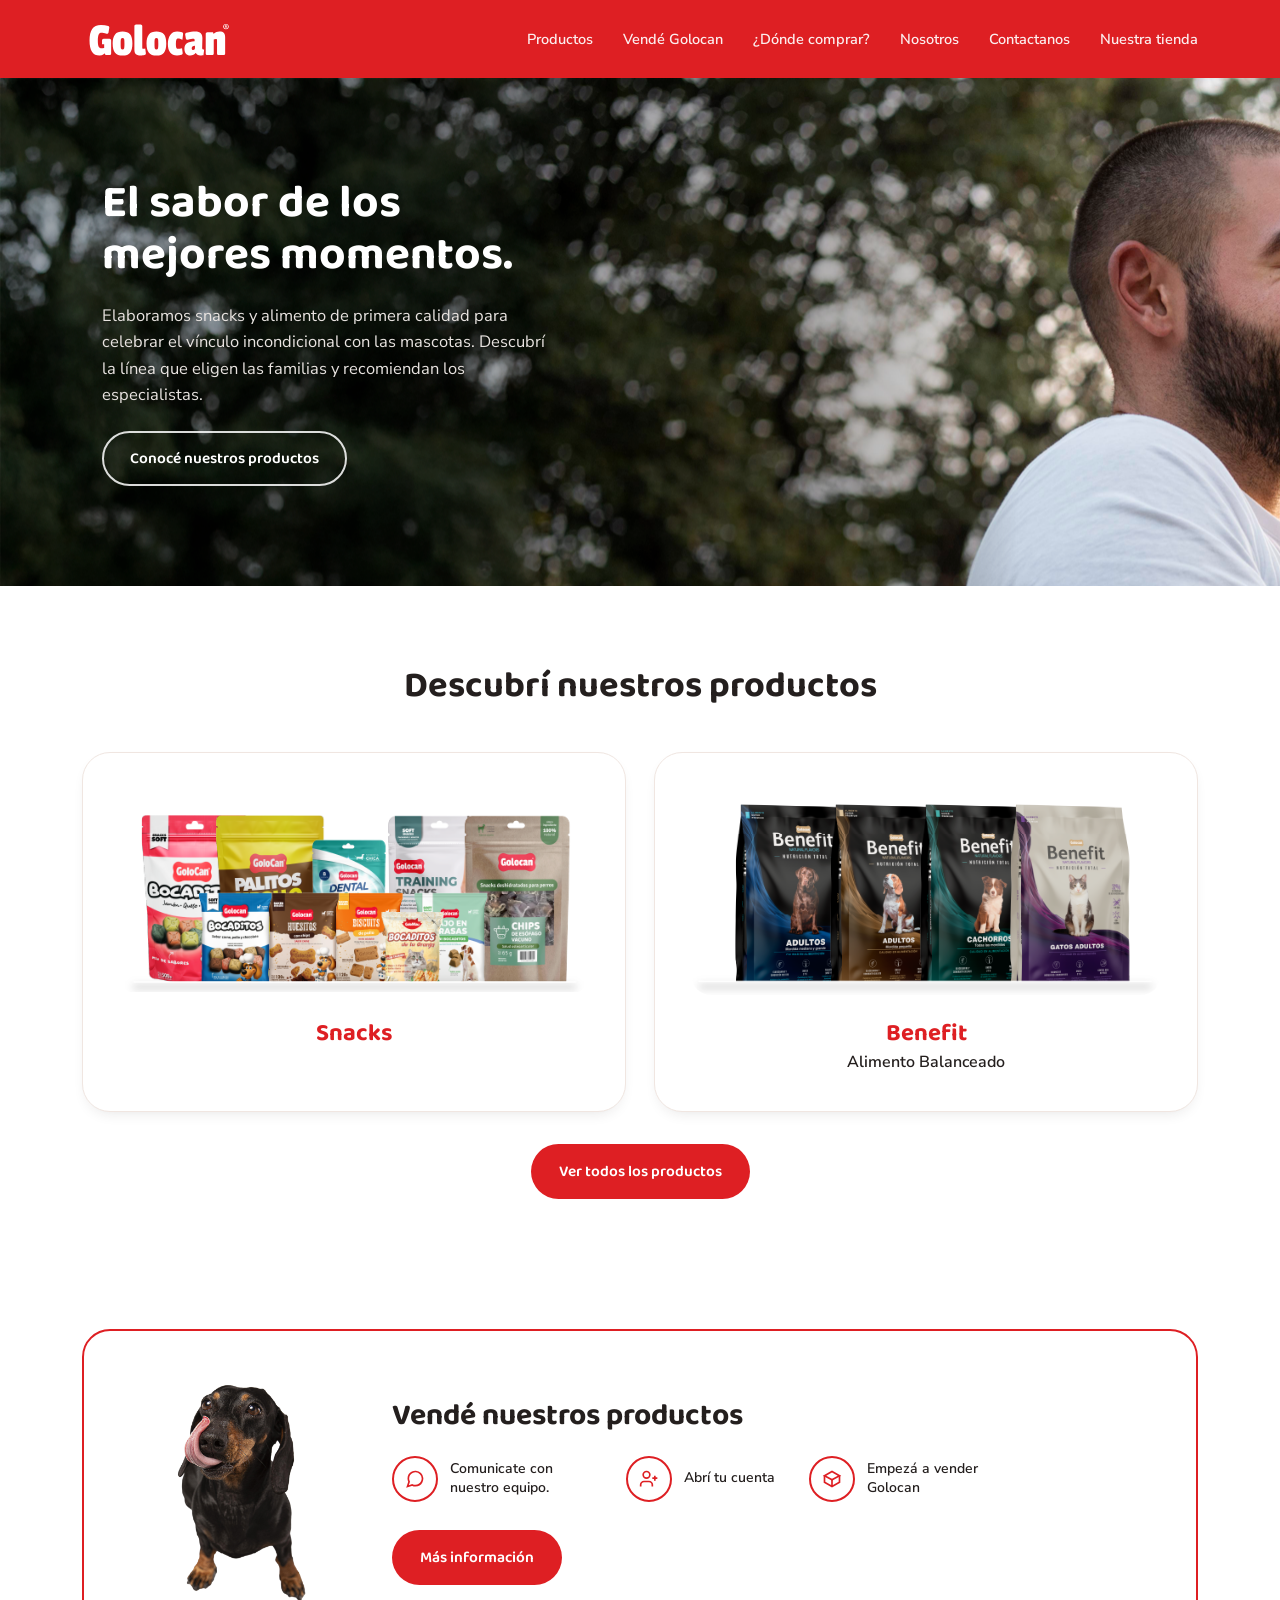
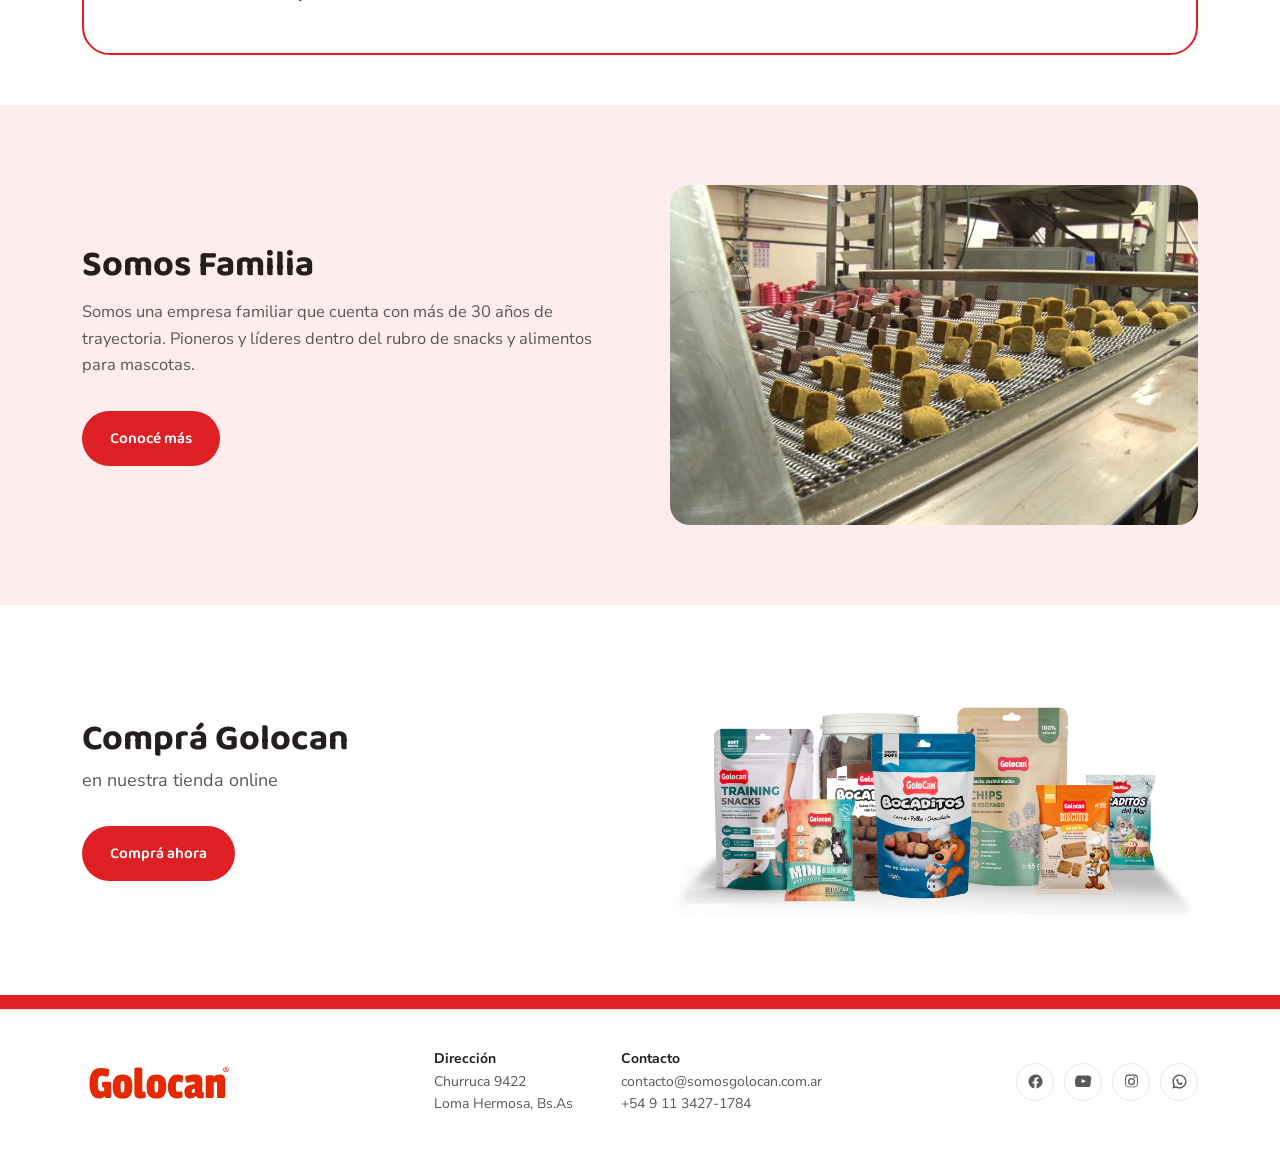
<file: index.html>
<!DOCTYPE html>
<html lang="es">
<head>
<meta charset="UTF-8">
<meta name="viewport" content="width=device-width, initial-scale=1.0">
<title>Golocan® | El sabor de los mejores momentos</title>
<link rel="stylesheet" href="styles.css">
<style>
  .hero{position:relative;overflow:hidden; background-image: url(img/hero-index.png);}
  .hero .wrap{
    display:grid;grid-template-columns:1fr 1fr;align-items:stretch;
    padding:0;max-width:none;
  }
  .hero-copy{
    padding:100px 6vw 100px 8vw;color:#fff;position:relative;z-index:2;display:flex;flex-direction:column;justify-content:center;gap:22px;
  }
  .hero-copy h1{font-size:46px;max-width:520px;}
  .hero-copy p{color:#E9E4E1;font-size:16.5px;max-width:480px;}
  .hero-media{position:relative;}

  .product-grid{display:grid;grid-template-columns:1fr 1fr;gap:28px;}
  .product-card{
    background:#fff;border-radius:var(--radius-lg);border:1px solid var(--line);
    box-shadow:var(--shadow-sm);padding:42px 36px 36px;text-align:center;
  }
  .product-card .media-ph{height:200px;margin-bottom:26px; background: #fff;}
  .product-card .media-ph::before{background-image:#fff;
}
  .product-card h3{font-size:24px;color:var(--red-600);}
  .product-card .sub{color:var(--ink);font-weight:600;margin-top:2px;}

  .sell-box{
    border:2px solid var(--red-600);border-radius:var(--radius-lg);
    padding:46px;display:grid;grid-template-columns:220px 1fr;gap:42px;align-items:center;
  }
  .sell-box .media-ph{height:230px;border-radius:var(--radius-md); background: #fff;}
  .sell-box .media-ph img {max-width: 70%;}
  .sell-steps{display:flex;gap:34px;margin:22px 0 28px;flex-wrap:wrap;}
  .sell-step{display:flex;align-items:center;gap:12px;max-width:200px;}
  .sell-step .ico{
    width:46px;height:46px;border-radius:50%;border:2px solid var(--red-600);
    display:flex;align-items:center;justify-content:center;flex-shrink:0;color:var(--red-600);
  }
  .sell-step p{font-size:14px;color:var(--ink);font-weight:600;line-height:1.35;}

  .family-row{display:grid;grid-template-columns:1fr 1fr;gap:60px;align-items:center;}
  .family-row .media-ph{height:340px;}
  .family-row .media-ph img {max-width: 120%;}

  .buy-strip .grid-2{align-items:center;}
  .buy-strip .media-ph{height:230px;background: #fff;}
  .buy-strip .media-ph span{color:#cfc9c6;}

  .footer-logo img {filter: invert(34%) sepia(96%) saturate(7465%) hue-rotate(358deg) brightness(87%) contrast(106%);}

  @media (max-width:980px){
    .hero .wrap{grid-template-columns:1fr;}
    .hero-media{height:320px;}
    .hero-copy{padding:64px 28px;background:linear-gradient(180deg, rgba(20,17,16,.92), rgba(20,17,16,.92));}
    .product-grid{grid-template-columns:1fr;}
    .sell-box{grid-template-columns:1fr;text-align:center;}
    .sell-steps{justify-content:center;}
    .sell-step{flex-direction:column;text-align:center;}
  }
</style>
</head>
<body>

<header class="site-header">
  <div class="wrap">
    <a href="index.html" class="logo" aria-label="Golocan inicio">
      <img src="img/logo.svg" height="50px">
    </a>
    <nav class="main-nav">
      <ul>
        <li><a href="productos.html">Productos</a></li>
        <li><a href="vende-golocan.html">Vendé Golocan</a></li>
        <li><a href="donde-comprar.html">¿Dónde comprar?</a></li>
        <li><a href="nosotros.html">Nosotros</a></li>
        <li><a href="contactanos.html">Contactanos</a></li>
        <li><a href="#">Nuestra tienda</a></li>
      </ul>
    </nav>
    <button class="nav-toggle" aria-label="Abrir menú">
      <svg width="26" height="26" viewBox="0 0 24 24" fill="none" stroke="currentColor" stroke-width="2"><path d="M3 6h18M3 12h18M3 18h18"/></svg>
    </button>
  </div>
</header>

<section class="hero">
  <div class="wrap">
    <div class="hero-copy">
      <h1>El sabor de los<br>mejores momentos.</h1>
      <p>Elaboramos snacks y alimento de primera calidad para celebrar el vínculo incondicional con las mascotas. Descubrí la línea que eligen las familias y recomiendan los especialistas.</p>
      <div>
        <a href="productos.html" class="btn btn-outline">Conocé nuestros productos</a>
      </div>
    </div>
  </div>
</section>

<section class="section">
  <div class="wrap">
    <div class="section-head center">
      <h2 class="section-title center">Descubrí nuestros productos</h2>
    </div>
    <div class="product-grid">
      <a href="productos.html" class="product-card">
        <div class="media-ph"><img src="img/snacks-index.png"></div>
        <h3>Snacks</h3>
      </a>
      <a href="productos.html" class="product-card">
        <div class="media-ph"><img src="img/benefit-index.png"></div>
        <h3>Benefit</h3>
        <p class="sub">Alimento Balanceado</p>
      </a>
    </div>
    <div class="text-center mt-32">
      <a href="productos.html" class="btn btn-primary">Ver todos los productos</a>
    </div>
  </div>
</section>

<section class="section-tight">
  <div class="wrap">
    <div class="sell-box">
      <div class="media-ph"><img src="img/dog-index.png"></div>
      <div>
        <h2 class="section-title" style="font-size:30px;">Vendé nuestros productos</h2>
        <div class="sell-steps">
          <div class="sell-step">
            <span class="ico"><svg width="20" height="20" viewBox="0 0 24 24" fill="none" stroke="currentColor" stroke-width="2"><path d="M21 11.5a8.38 8.38 0 0 1-.9 3.8 8.5 8.5 0 0 1-7.6 4.7 8.38 8.38 0 0 1-3.8-.9L3 21l1.9-5.7a8.38 8.38 0 0 1-.9-3.8 8.5 8.5 0 0 1 4.7-7.6 8.38 8.38 0 0 1 3.8-.9h.5a8.48 8.48 0 0 1 8 8v.5z"/></svg></span>
            <p>Comunicate con nuestro equipo.</p>
          </div>
          <div class="sell-step">
            <span class="ico"><svg width="20" height="20" viewBox="0 0 24 24" fill="none" stroke="currentColor" stroke-width="2"><path d="M16 21v-2a4 4 0 0 0-4-4H6a4 4 0 0 0-4 4v2"/><circle cx="9" cy="7" r="4"/><path d="M19 8v6M22 11h-6"/></svg></span>
            <p>Abrí tu cuenta</p>
          </div>
          <div class="sell-step">
            <span class="ico"><svg width="20" height="20" viewBox="0 0 24 24" fill="none" stroke="currentColor" stroke-width="2"><path d="M21 8l-9-5-9 5 9 5 9-5z"/><path d="M3 8v8l9 5 9-5V8M12 13v8"/></svg></span>
            <p>Empezá a vender Golocan</p>
          </div>
        </div>
        <a href="vende-golocan.html" class="btn btn-primary">Más información</a>
      </div>
    </div>
  </div>
</section>

<section class="section" style="background: var(--red-50)">
  <div class="wrap">
    <div class="family-row">
      <div>
        <h2 class="section-title">Somos Familia</h2>
        <p class="section-sub">Somos una empresa familiar que cuenta con más de 30 años de trayectoria. Pioneros y líderes dentro del rubro de snacks y alimentos para mascotas.</p>
        <div class="mt-32">
          <a href="nosotros.html" class="btn btn-primary">Conocé más</a>
        </div>
      </div>
      <div class="media-ph"><img src="img/bocaditos.jpg"></div>
    </div>
  </div>
</section>

<section class="section buy-strip">
  <div class="wrap grid-2">
    <div>
      <h2 class="section-title">Comprá Golocan</h2>
      <p style="font-size:18px;margin-top:6px;">en nuestra tienda online</p>
      <div class="mt-32">
        <a href="donde-comprar.html" class="btn btn-primary">Comprá ahora</a>
      </div>
    </div>
    <div class="media-ph"><img src="img/snacks-comprar.png"></div>
  </div>
</section>

<div class="footer-bar"></div>

<footer class="site-footer" id="footer">
  <div class="wrap footer-row">
    <a href="index.html" class="footer-logo"><img src="img/logo.svg" color=#000 height="50px;"></a>
    <div class="footer-info">
      <div class="col"><strong>Dirección</strong>Churruca 9422<br>Loma Hermosa, Bs.As</div>
      <div class="col"><strong>Contacto</strong>contacto@somosgolocan.com.ar<br>+54 9 11 3427-1784</div>
    </div>
    <div class="footer-social">
      <a href="#" aria-label="Facebook"><svg width="17" height="17" viewBox="0 0 24 24" fill="currentColor"><path d="M22 12a10 10 0 1 0-11.6 9.9v-7H7.9V12h2.5V9.8c0-2.5 1.5-3.9 3.8-3.9 1.1 0 2.2.2 2.2.2v2.5h-1.3c-1.2 0-1.6.8-1.6 1.6V12h2.8l-.4 2.9h-2.4v7A10 10 0 0 0 22 12z"/></svg></a>
      <a href="#" aria-label="YouTube"><svg width="17" height="17" viewBox="0 0 24 24" fill="currentColor"><path d="M23 7.2s-.2-1.6-.9-2.3c-.8-.9-1.8-.9-2.2-1C16.9 3.7 12 3.7 12 3.7s-4.9 0-7.9.2c-.4 0-1.4.1-2.2 1-.7.7-.9 2.3-.9 2.3S0 9 0 10.9v1.9C0 14.7.2 16.5.2 16.5s.2 1.6.9 2.3c.8.9 1.9.8 2.4.9 1.7.2 7.5.2 7.5.2s4.9 0 7.9-.3c.4 0 1.4-.1 2.2-1 .7-.7.9-2.3.9-2.3s.2-1.8.2-3.7V10.9C23.2 9 23 7.2 23 7.2zM9.5 14.6V8.4l6 3.1-6 3.1z"/></svg></a>
      <a href="#" aria-label="Instagram"><svg width="17" height="17" viewBox="0 0 24 24" fill="currentColor"><path d="M12 2c2.7 0 3.1 0 4.1.1 1.1 0 1.8.2 2.2.4.6.2 1 .5 1.4.9.4.4.7.8.9 1.4.2.4.4 1.1.4 2.2.1 1 .1 1.4.1 4.1s0 3.1-.1 4.1c0 1.1-.2 1.8-.4 2.2-.2.6-.5 1-.9 1.4-.4.4-.8.7-1.4.9-.4.2-1.1.4-2.2.4-1 .1-1.4.1-4.1.1s-3.1 0-4.1-.1c-1.1 0-1.8-.2-2.2-.4-.6-.2-1-.5-1.4-.9-.4-.4-.7-.8-.9-1.4-.2-.4-.4-1.1-.4-2.2-.1-1-.1-1.4-.1-4.1s0-3.1.1-4.1c0-1.1.2-1.8.4-2.2.2-.6.5-1 .9-1.4.4-.4.8-.7 1.4-.9.4-.2 1.1-.4 2.2-.4C8.9 2 9.3 2 12 2zm0 1.8c-2.6 0-3 0-4 .1-.9 0-1.4.2-1.7.3-.4.2-.7.3-1 .6-.3.3-.5.6-.6 1-.1.3-.3.8-.3 1.7-.1 1-.1 1.3-.1 4s0 3 .1 4c0 .9.2 1.4.3 1.7.2.4.3.7.6 1 .3.3.6.5 1 .6.3.1.8.3 1.7.3 1 .1 1.3.1 4 .1s3 0 4-.1c.9 0 1.4-.2 1.7-.3.4-.2.7-.3 1-.6.3-.3.5-.6.6-1 .1-.3.3-.8.3-1.7.1-1 .1-1.3.1-4s0-3-.1-4c0-.9-.2-1.4-.3-1.7-.2-.4-.3-.7-.6-1-.3-.3-.6-.5-1-.6-.3-.1-.8-.3-1.7-.3-1-.1-1.3-.1-4-.1zM12 7a5 5 0 1 1 0 10 5 5 0 0 1 0-10zm0 1.8a3.2 3.2 0 1 0 0 6.4 3.2 3.2 0 0 0 0-6.4zM17.4 6a1.2 1.2 0 1 1-2.4 0 1.2 1.2 0 0 1 2.4 0z"/></svg></a>
      <a href="#" aria-label="WhatsApp"><svg width="17" height="17" viewBox="0 0 24 24" fill="currentColor"><path d="M12 2a10 10 0 0 0-8.6 15.1L2 22l5-1.3A10 10 0 1 0 12 2zm0 18a8 8 0 0 1-4.1-1.1l-.3-.2-2.8.7.7-2.7-.2-.3A8 8 0 1 1 12 20zm4.4-5.9c-.2-.1-1.4-.7-1.6-.8-.2-.1-.4-.1-.6.1-.2.2-.6.8-.8 1-.1.2-.3.2-.5.1-1.2-.6-2-1-2.8-2.3-.2-.3 0-.5.1-.6l.4-.5c.1-.2.1-.4 0-.6-.1-.2-.6-1.4-.8-1.9-.2-.5-.4-.4-.5-.4h-.5c-.2 0-.5.2-.6.4-.6.7-.6 1.5-.5 2.4.2 1.7 1 3.1 2.6 4.4 1.7 1.4 3 1.6 4.1 1.4.7-.1 1.5-.6 1.7-1.3.2-.6.2-1.1.1-1.2-.1-.1-.2-.1-.4-.2z"/></svg></a>
    </div>
  </div>
</footer>

</body>
</html>
</file>
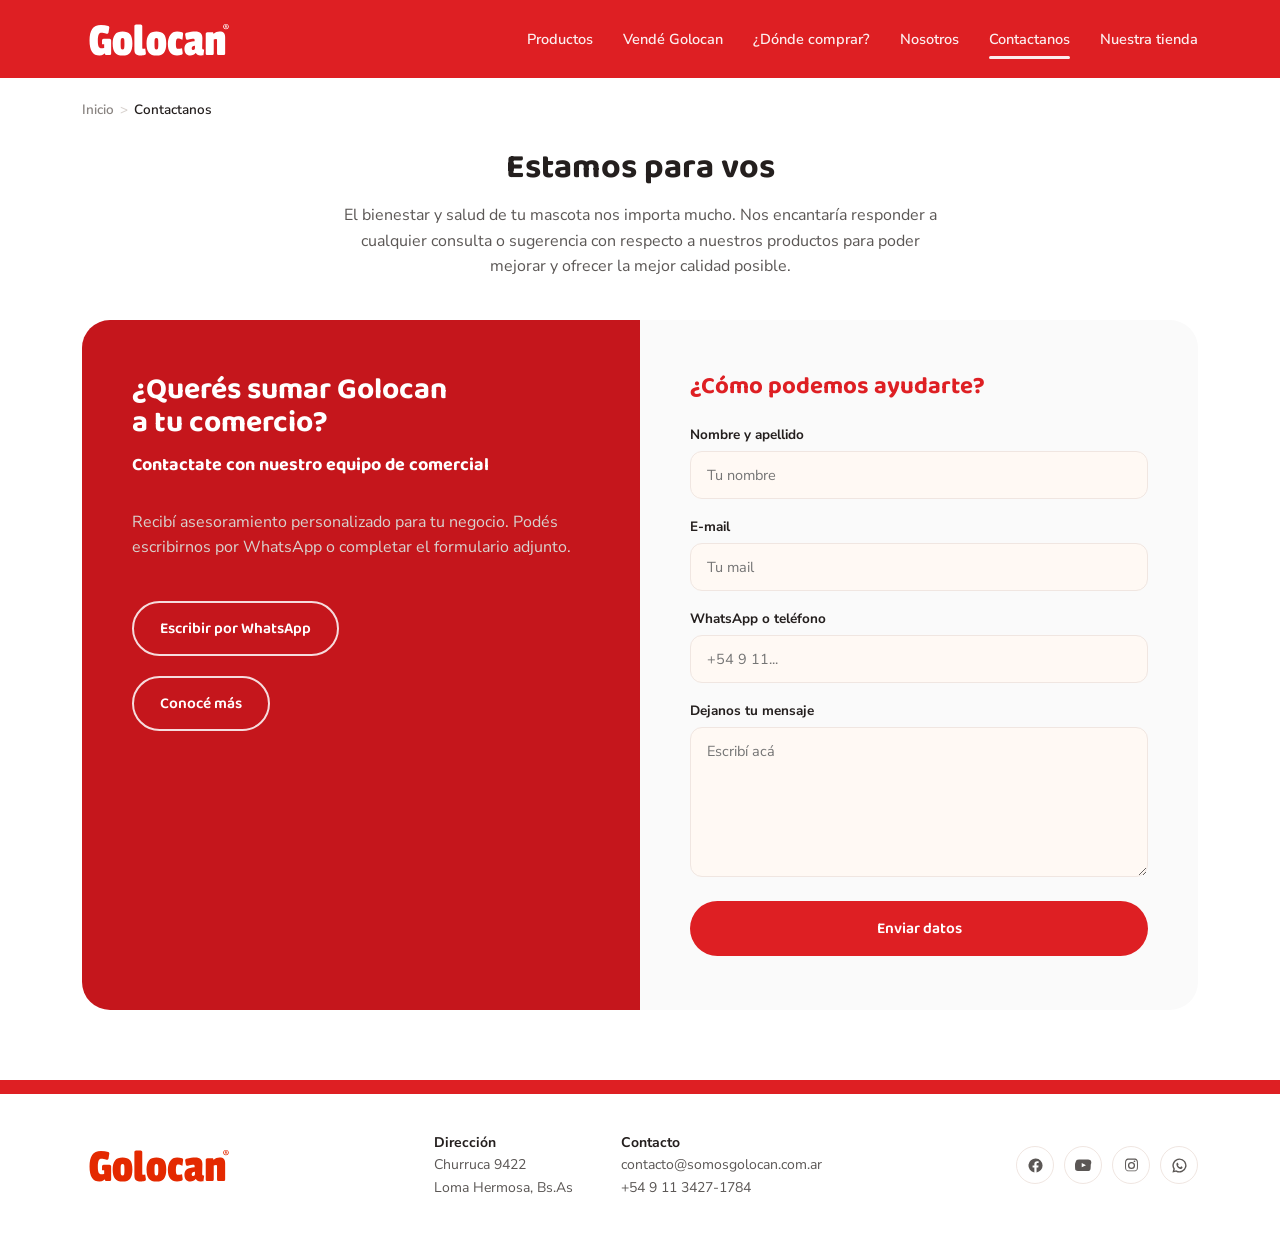
<file: contactanos.html>
<!DOCTYPE html>
<html lang="es">
<head>
<meta charset="UTF-8">
<meta name="viewport" content="width=device-width, initial-scale=1.0">
<title>Contactanos</title>
<link rel="stylesheet" href="styles.css">
<style>
  .dc-top{text-align:center;padding:30px 0 0;}
  .dc-top h1{font-size:34px;}
  .dc-top p{max-width:600px;margin:16px auto 0;font-size:16px;}

  .cta-band{padding:40px 0 70px;}
  .cta-grid{display:grid;grid-template-columns:1fr 1fr;gap:0;border-radius:var(--radius-lg);overflow:hidden;}
  .cta-left{background:var(--red-700);color:#fff;padding:54px 50px;}
  .cta-left h2{font-size:30px;color:#fff;margin-bottom:16px;}
  .cta-left p{color:#D8D2CE;margin-bottom:30px;}
  .cta-right{background:#fafafa;padding:54px 50px;}
  .cta-right h2{font-size:24px;color:var(--red-600);margin-bottom:24px;}
  .field{margin-bottom:18px;}
  .field label{display:block;font-size:13.5px;font-weight:700;margin-bottom:7px;}
  .field input{
    width:100%;padding:13px 16px;border-radius:12px;border:1.5px solid var(--line);
    font-family:var(--font-body);font-size:14.5px;background:var(--cream);
  }
  .mensaje {height: 150px; width:100%;padding:13px 16px;border-radius:12px;border:1.5px solid var(--line);
    font-family:var(--font-body);font-size:14.5px;background:var(--cream);}
  .field input:focus{outline:none;border-color:var(--red-600);}
  .field textarea:focus{outline:none;border-color:var(--red-600);}

  .footer-logo img {filter: invert(34%) sepia(96%) saturate(7465%) hue-rotate(358deg) brightness(87%) contrast(106%);}

  @media (max-width:980px){
    .vg-hero{grid-template-columns:1fr;}
    .info-grid{grid-template-columns:1fr;}
    .tool-grid{grid-template-columns:1fr;}
    .cta-grid{grid-template-columns:1fr;}
    .cta-left,.cta-right{padding:40px 28px;}
  }
</style>
</head>
<body>

<header class="site-header">
  <div class="wrap">
    <a href="index.html" class="logo">
            <img src="img/logo.svg" height="50px">
    </a>
    <nav class="main-nav">
      <ul>
        <li><a href="productos.html">Productos</a></li>
        <li><a href="vende-golocan.html">Vendé Golocan</a></li>
        <li><a href="donde-comprar.html">¿Dónde comprar?</a></li>
        <li><a href="nosotros.html">Nosotros</a></li>
        <li><a href="contactanos.html" class="active">Contactanos</a></li>
        <li><a href="#">Nuestra tienda</a></li>
      </ul>
    </nav>
    <button class="nav-toggle" aria-label="Abrir menú">
      <svg width="26" height="26" viewBox="0 0 24 24" fill="none" stroke="currentColor" stroke-width="2"><path d="M3 6h18M3 12h18M3 18h18"/></svg>
    </button>
  </div>
</header>

<div class="wrap">
  <div class="breadcrumb"><a href="index.html">Inicio</a><span class="sep">&gt;</span><span class="current">Contactanos</span></div>
</div>

<section class="wrap dc-top">
  <h1>Estamos para vos</h1>
  <p>El bienestar y salud de tu mascota nos importa mucho. Nos encantaría responder a cualquier consulta o sugerencia con respecto a nuestros productos para poder mejorar y ofrecer la mejor calidad posible.</p>
</section>

<section class="cta-band">
  <div class="wrap">
    <div class="cta-grid">
      <div class="cta-left">
        <h2>¿Querés sumar Golocan<br>a tu comercio?</h2>
        <p style="margin-top:-6px;font-size:18px;color:#fff;font-weight:700;font-family:var(--font-display);">Contactate con nuestro equipo de comercial</p>
        <p>Recibí asesoramiento personalizado para tu negocio. Podés escribirnos por WhatsApp o completar el formulario adjunto.</p>
        <div style="padding: 10px 0;"><a href="#" class="btn btn-outline">Escribir por WhatsApp</a></div>
        <div style="padding: 10px 0;"><a href="vende-golocan.html" class="btn btn-outline">Conocé más</a></div>
      </div>
      <div class="cta-right">
        <h2>¿Cómo podemos ayudarte?</h2>
        <form onsubmit="event.preventDefault(); alert('Formulario de demostración — sin envío real.');">
          <div class="field">
            <label for="nombre">Nombre y apellido</label>
            <input id="nombre" type="text" placeholder="Tu nombre">
          </div>
          <div class="field">
            <label for="negocio">E-mail</label>
            <input id="negocio" type="text" placeholder="Tu mail">
          </div>
          <div class="field">
            <label for="tel">WhatsApp o teléfono</label>
            <input id="tel" type="text" placeholder="+54 9 11...">
          </div>
          <div class="field">
            <label for="mensaje">Dejanos tu mensaje</label>
            <textarea id="mensaje" class="mensaje" type="text" placeholder="Escribí acá"></textarea>
          </div>
          <button type="submit" class="btn btn-primary btn-block">Enviar datos</button>
        </form>
      </div>
    </div>
  </div>
</section>

<section>
	<div class="footer-bar"></div>
</section>

<footer class="site-footer" id="footer" style="border-top:0;">
  <div class="wrap footer-row">
    <a href="index.html" class="footer-logo"><img src="img/logo.svg" color=#000 height="50px;"></a>
    <div class="footer-info">
      <div class="col"><strong>Dirección</strong>Churruca 9422<br>Loma Hermosa, Bs.As</div>
      <div class="col"><strong>Contacto</strong>contacto@somosgolocan.com.ar<br>+54 9 11 3427-1784</div>
    </div>
    <div class="footer-social">
      <a href="#" aria-label="Facebook"><svg width="17" height="17" viewBox="0 0 24 24" fill="currentColor"><path d="M22 12a10 10 0 1 0-11.6 9.9v-7H7.9V12h2.5V9.8c0-2.5 1.5-3.9 3.8-3.9 1.1 0 2.2.2 2.2.2v2.5h-1.3c-1.2 0-1.6.8-1.6 1.6V12h2.8l-.4 2.9h-2.4v7A10 10 0 0 0 22 12z"/></svg></a>
      <a href="#" aria-label="YouTube"><svg width="17" height="17" viewBox="0 0 24 24" fill="currentColor"><path d="M23 7.2s-.2-1.6-.9-2.3c-.8-.9-1.8-.9-2.2-1C16.9 3.7 12 3.7 12 3.7s-4.9 0-7.9.2c-.4 0-1.4.1-2.2 1-.7.7-.9 2.3-.9 2.3S0 9 0 10.9v1.9C0 14.7.2 16.5.2 16.5s.2 1.6.9 2.3c.8.9 1.9.8 2.4.9 1.7.2 7.5.2 7.5.2s4.9 0 7.9-.3c.4 0 1.4-.1 2.2-1 .7-.7.9-2.3.9-2.3s.2-1.8.2-3.7V10.9C23.2 9 23 7.2 23 7.2zM9.5 14.6V8.4l6 3.1-6 3.1z"/></svg></a>
      <a href="#" aria-label="Instagram"><svg width="17" height="17" viewBox="0 0 24 24" fill="currentColor"><path d="M12 2c2.7 0 3.1 0 4.1.1 1.1 0 1.8.2 2.2.4.6.2 1 .5 1.4.9.4.4.7.8.9 1.4.2.4.4 1.1.4 2.2.1 1 .1 1.4.1 4.1s0 3.1-.1 4.1c0 1.1-.2 1.8-.4 2.2-.2.6-.5 1-.9 1.4-.4.4-.8.7-1.4.9-.4.2-1.1.4-2.2.4-1 .1-1.4.1-4.1.1s-3.1 0-4.1-.1c-1.1 0-1.8-.2-2.2-.4-.6-.2-1-.5-1.4-.9-.4-.4-.7-.8-.9-1.4-.2-.4-.4-1.1-.4-2.2-.1-1-.1-1.4-.1-4.1s0-3.1.1-4.1c0-1.1.2-1.8.4-2.2.2-.6.5-1 .9-1.4.4-.4.8-.7 1.4-.9.4-.2 1.1-.4 2.2-.4C8.9 2 9.3 2 12 2zm0 1.8c-2.6 0-3 0-4 .1-.9 0-1.4.2-1.7.3-.4.2-.7.3-1 .6-.3.3-.5.6-.6 1-.1.3-.3.8-.3 1.7-.1 1-.1 1.3-.1 4s0 3 .1 4c0 .9.2 1.4.3 1.7.2.4.3.7.6 1 .3.3.6.5 1 .6.3.1.8.3 1.7.3 1 .1 1.3.1 4 .1s3 0 4-.1c.9 0 1.4-.2 1.7-.3.4-.2.7-.3 1-.6.3-.3.5-.6.6-1 .1-.3.3-.8.3-1.7.1-1 .1-1.3.1-4s0-3-.1-4c0-.9-.2-1.4-.3-1.7-.2-.4-.3-.7-.6-1-.3-.3-.6-.5-1-.6-.3-.1-.8-.3-1.7-.3-1-.1-1.3-.1-4-.1zM12 7a5 5 0 1 1 0 10 5 5 0 0 1 0-10zm0 1.8a3.2 3.2 0 1 0 0 6.4 3.2 3.2 0 0 0 0-6.4zM17.4 6a1.2 1.2 0 1 1-2.4 0 1.2 1.2 0 0 1 2.4 0z"/></svg></a>
      <a href="#" aria-label="WhatsApp"><svg width="17" height="17" viewBox="0 0 24 24" fill="currentColor"><path d="M12 2a10 10 0 0 0-8.6 15.1L2 22l5-1.3A10 10 0 1 0 12 2zm0 18a8 8 0 0 1-4.1-1.1l-.3-.2-2.8.7.7-2.7-.2-.3A8 8 0 1 1 12 20zm4.4-5.9c-.2-.1-1.4-.7-1.6-.8-.2-.1-.4-.1-.6.1-.2.2-.6.8-.8 1-.1.2-.3.2-.5.1-1.2-.6-2-1-2.8-2.3-.2-.3 0-.5.1-.6l.4-.5c.1-.2.1-.4 0-.6-.1-.2-.6-1.4-.8-1.9-.2-.5-.4-.4-.5-.4h-.5c-.2 0-.5.2-.6.4-.6.7-.6 1.5-.5 2.4.2 1.7 1 3.1 2.6 4.4 1.7 1.4 3 1.6 4.1 1.4.7-.1 1.5-.6 1.7-1.3.2-.6.2-1.1.1-1.2-.1-.1-.2-.1-.4-.2z"/></svg></a>
    </div>
  </div>
</footer>

</body>
</html>
</file>
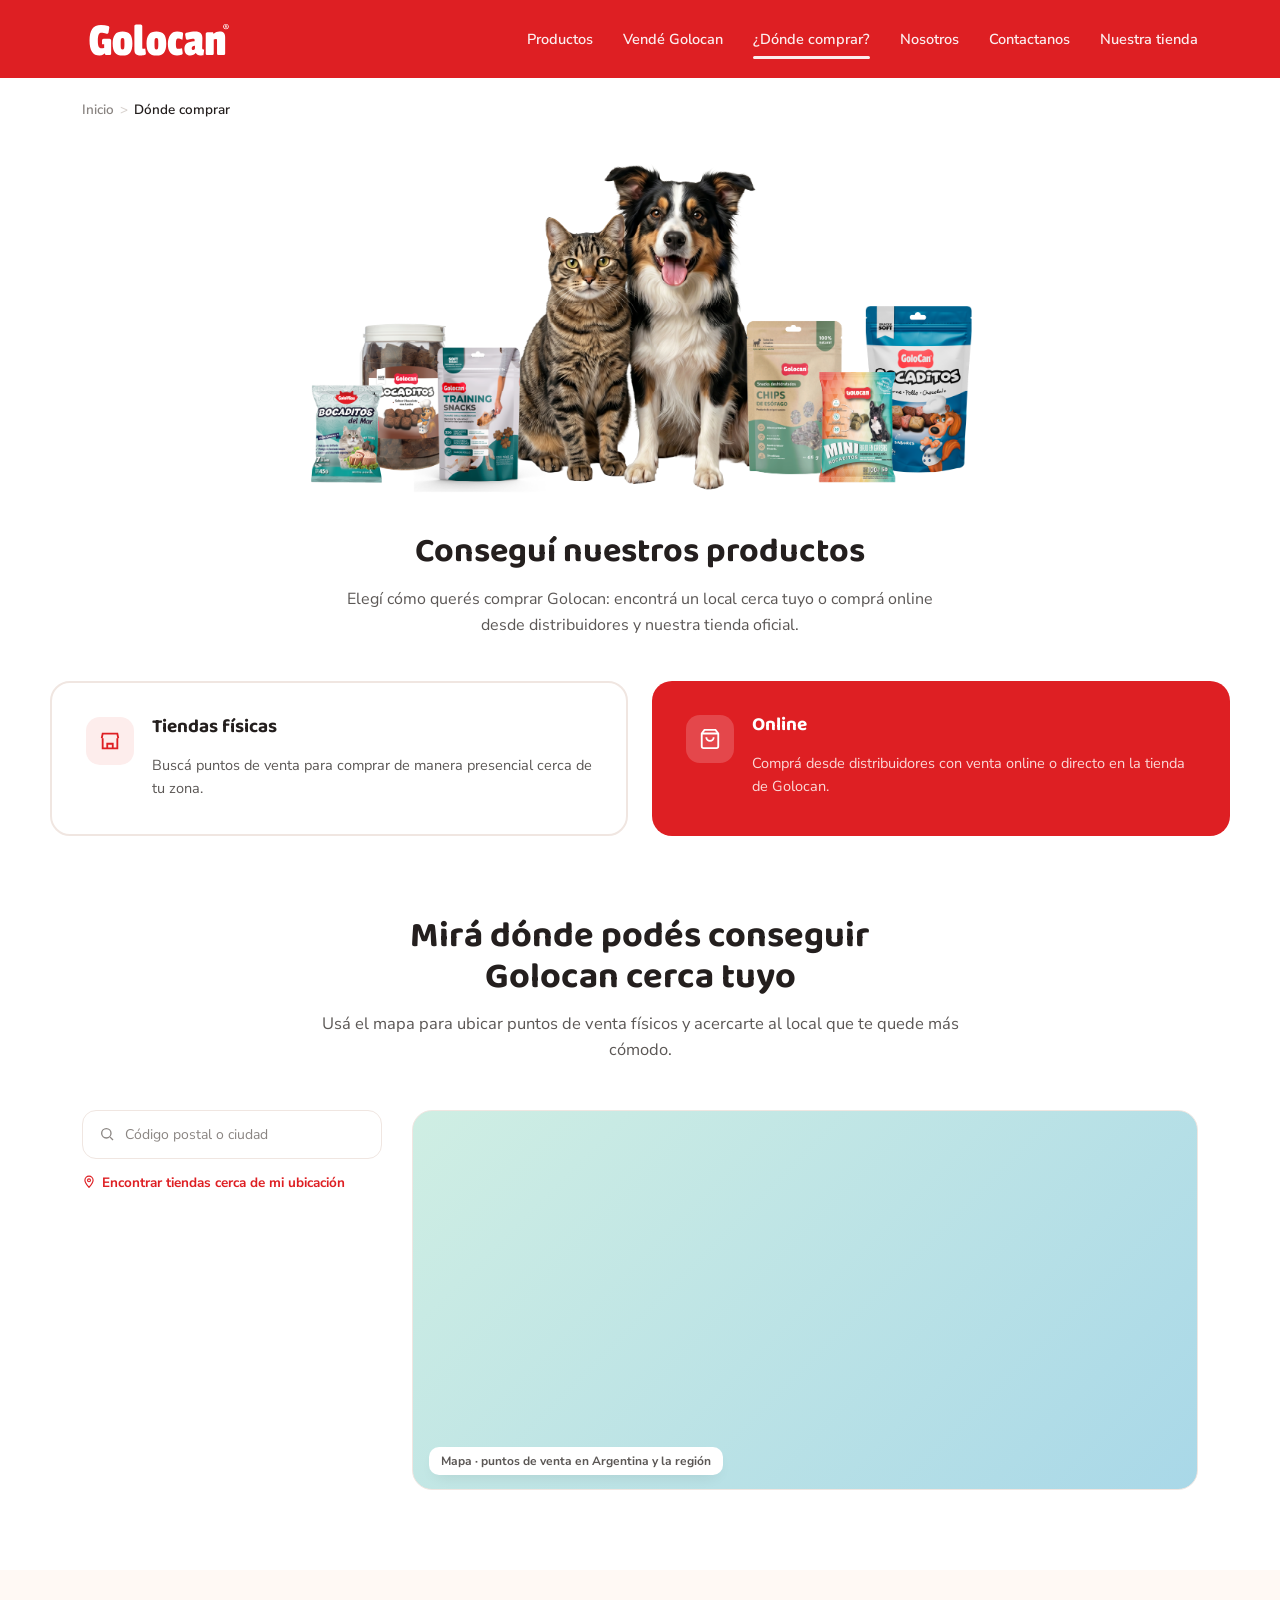
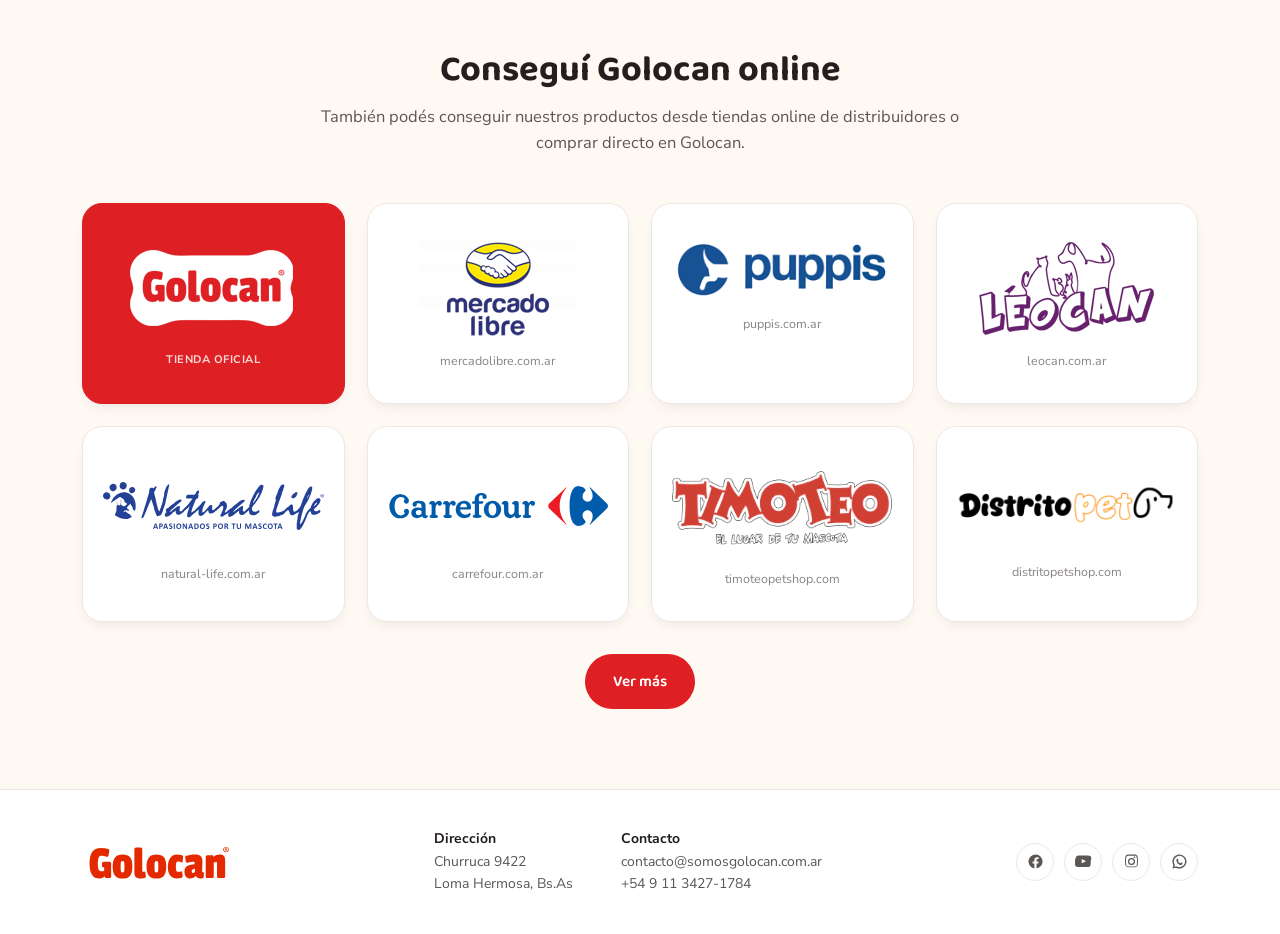
<file: donde-comprar.html>
<!DOCTYPE html>
<html lang="es">
<head>
<meta charset="UTF-8">
<meta name="viewport" content="width=device-width, initial-scale=1.0">
<title>¿Dónde comprar? | Golocan®</title>
<link rel="stylesheet" href="styles.css">
<style>
  .dc-top{text-align:center;padding:30px 0 0;}
  .dc-top .media-ph{max-width: 60%;margin:0 auto 30px; background: #fff;}
  .dc-top h1{font-size:34px;}
  .dc-top p{max-width:600px;margin:16px auto 0;font-size:16px;}

  .choice-grid{display:grid;grid-template-columns:1fr 1fr;gap:24px;margin-top:42px;}
  .choice-card{border-radius:var(--radius-md);padding:34px 34px;display:flex;gap:18px;align-items:flex-start;}
  .choice-card.outline{border:2px solid var(--line);}
  .choice-card.solid{background:var(--red-600);color:#fff;}
  .choice-card .ico{
    width:48px;height:48px;border-radius:14px;display:flex;align-items:center;justify-content:center;flex-shrink:0;
  }
  .choice-card.outline .ico{background:var(--red-50);color:var(--red-600);}
  .choice-card.solid .ico{background:rgba(255,255,255,.18);color:#fff;}
  .choice-card h3{font-size:19px;margin-bottom:8px;}
  .choice-card.solid h3{color:#fff;}
  .choice-card p{font-size:14.5px;}
  .choice-card.solid p{color:#FBD9D7;}

  .map-block{display:grid;grid-template-columns:300px 1fr;gap:30px;margin-top:34px;}
  .map-search{
    border:1.5px solid var(--line);border-radius:14px;padding:14px 16px;
    display:flex;align-items:center;gap:10px;font-size:14px;color:var(--slate-soft);margin-bottom:14px;
  }
  .map-near{font-size:13.5px;color:var(--red-600);font-weight:700;display:flex;align-items:center;gap:6px;}
  .map-canvas{
    height:380px;border-radius:var(--radius-md);overflow:hidden;border:1px solid var(--line);
    background:linear-gradient(135deg,#cfeee3,#a9d8e8);position:relative;
  }
  .map-canvas .map-label{
    position:absolute;bottom:14px;left:16px;background:#fff;border-radius:10px;
    padding:6px 12px;font-size:12px;font-weight:700;color:var(--slate);box-shadow:var(--shadow-sm);
  }

  .channels-grid{display:grid;grid-template-columns:repeat(4,1fr);gap:22px;margin-top:38px;}
  .channel-card{
    border:1px solid var(--line);border-radius:var(--radius-md);padding:34px 20px;
    display:flex;flex-direction:column;align-items:center;gap:14px;text-align:center;
    box-shadow:var(--shadow-sm); background: #fff;
  }
  .channel-card.official{background:var(--red-600);color:#fff;border-color:var(--red-600);}
  .channel-card .brand{font-family:var(--font-display);font-weight:800;font-size:18px;}
  .channel-card .brand.tienda{font-size:21px;}
  .channel-card .domain{font-size:12.5px;color:var(--slate-soft);}
  .channel-card.official .domain{color:#FBD9D7;}
  .channel-card.official .tag{font-size:11px;letter-spacing:.5px;font-weight:700;color:#FBD9D7;}

  .footer-logo img {filter: invert(34%) sepia(96%) saturate(7465%) hue-rotate(358deg) brightness(87%) contrast(106%);}

  #map, #online{scroll-margin-top: 50px;}

  @media (max-width:980px){
    .choice-grid{grid-template-columns:1fr;}
    .map-block{grid-template-columns:1fr;}
    .channels-grid{grid-template-columns:repeat(2,1fr);}
    .dc-top .media-ph{width:100%;}
  }
  @media (max-width:560px){.channels-grid{grid-template-columns:1fr;}}
</style>
</head>
<body>

<header class="site-header">
  <div class="wrap">
    <a href="index.html" class="logo">
      <img src="img/logo.svg" height="50px">
    </a>
    <nav class="main-nav">
      <ul>
        <li><a href="productos.html">Productos</a></li>
        <li><a href="vende-golocan.html">Vendé Golocan</a></li>
        <li><a href="donde-comprar.html" class="active">¿Dónde comprar?</a></li>
        <li><a href="nosotros.html">Nosotros</a></li>
        <li><a href="contactanos.html">Contactanos</a></li>
        <li><a href="#">Nuestra tienda</a></li>
      </ul>
    </nav>
    <button class="nav-toggle" aria-label="Abrir menú">
      <svg width="26" height="26" viewBox="0 0 24 24" fill="none" stroke="currentColor" stroke-width="2"><path d="M3 6h18M3 12h18M3 18h18"/></svg>
    </button>
  </div>
</header>

<div class="wrap">
  <div class="breadcrumb"><a href="index.html">Inicio</a><span class="sep">&gt;</span><span class="current">Dónde comprar</span></div>
</div>

<section class="wrap dc-top">
  <div class="media-ph"><img src="img/compra.png"></div>
  <h1>Conseguí nuestros productos</h1>
  <p>Elegí cómo querés comprar Golocan: encontrá un local cerca tuyo o comprá online desde distribuidores y nuestra tienda oficial.</p>

  <div class="choice-grid" style="text-align:left;">
    <div class="choice-card outline">
      <span class="ico"><svg width="22" height="22" viewBox="0 0 24 24" fill="none" stroke="currentColor" stroke-width="2"><path d="M3 9l1-5h16l1 5M4 9v11h16V9M9 21v-6h6v6"/></svg></span>
      <div >
        <a href="#map">
        <h3>Tiendas físicas</h3>
        <p>Buscá puntos de venta para comprar de manera presencial cerca de tu zona.</p>
        </a>
      </div>
    </div>
    <div class="choice-card solid" >
      <span class="ico"><svg width="22" height="22" viewBox="0 0 24 24" fill="none" stroke="currentColor" stroke-width="2"><path d="M6 2L3 6v14a2 2 0 002 2h14a2 2 0 002-2V6l-3-4z"/><path d="M3 6h18M16 10a4 4 0 01-8 0"/></svg></span>
      <div>
        <a href="#online">
        <h3>Online</h3>
        <p>Comprá desde distribuidores con venta online o directo en la tienda de Golocan.</p>
      </a>
      </div>
    </div>
  </div>
</section>

<section class="section">
  <div class="wrap">
    <div class="section-head center" id="map">
      <h2 class="section-title center">Mirá dónde podés conseguir<br>Golocan cerca tuyo</h2>
      <p class="section-sub center">Usá el mapa para ubicar puntos de venta físicos y acercarte al local que te quede más cómodo.</p>
    </div>

    <div class="map-block">
      <div>
        <div class="map-search">
          <svg width="16" height="16" viewBox="0 0 24 24" fill="none" stroke="currentColor" stroke-width="2"><circle cx="11" cy="11" r="7"/><path d="M21 21l-4.3-4.3"/></svg>
          Código postal o ciudad
        </div>
        <span class="map-near">
          <svg width="14" height="14" viewBox="0 0 24 24" fill="none" stroke="currentColor" stroke-width="2"><path d="M12 21s-7-7.4-7-12a7 7 0 1114 0c0 4.6-7 12-7 12z"/><circle cx="12" cy="9" r="2.5"/></svg>
          Encontrar tiendas cerca de mi ubicación
        </span>
      </div>
      <div class="map-canvas">
        <span class="map-label">Mapa · puntos de venta en Argentina y la región</span>
      </div>
    </div>
  </div>
</section>

<section class="section bg-cream">
  <div class="wrap" id="online">
    <div class="section-head center">
      <h2 class="section-title center">Conseguí Golocan online</h2>
      <p class="section-sub center">También podés conseguir nuestros productos desde tiendas online de distribuidores o comprar directo en Golocan.</p>
    </div>

    <div class="channels-grid">
      <div class="channel-card official">
        <img src="img/golocan.png">
        <span class="tag">TIENDA OFICIAL</span>
      </div>
      <div class="channel-card">
        <img src="img/ML.png">
        <span class="domain">mercadolibre.com.ar</span>
      </div>
      <div class="channel-card">
        <img src="img/puppis.png">
        <span class="domain">puppis.com.ar</span>
      </div>
      <div class="channel-card">
        <img src="img/Leocan.webp">
        <span class="domain">leocan.com.ar</span>
      </div>
      <div class="channel-card">
        <img src="img/natural-life.svg" height="90">
        <span class="domain">natural-life.com.ar</span>
      </div>
      <div class="channel-card">
        <img src="img/carrefour-c.svg" height="90">
        <span class="domain">carrefour.com.ar</span>
      </div>
      <div class="channel-card">
        <img src="img/Timoteo.webp">
        <span class="domain">timoteopetshop.com</span>
      </div>
      <div class="channel-card">
        <img src="img/Distritopet.webp">
        <span class="domain">distritopetshop.com</span>
      </div>
    </div>

    <div class="text-center mt-32">
      <a href="#" class="btn btn-primary">Ver más</a>
    </div>
  </div>
</section>

<footer class="site-footer" id="footer">
  <div class="wrap footer-row">
    <a href="index.html" class="footer-logo"><img src="img/logo.svg" color=#000 height="50px;"></a>
    <div class="footer-info">
      <div class="col"><strong>Dirección</strong>Churruca 9422<br>Loma Hermosa, Bs.As</div>
      <div class="col"><strong>Contacto</strong>contacto@somosgolocan.com.ar<br>+54 9 11 3427-1784</div>
    </div>
    <div class="footer-social">
      <a href="#" aria-label="Facebook"><svg width="17" height="17" viewBox="0 0 24 24" fill="currentColor"><path d="M22 12a10 10 0 1 0-11.6 9.9v-7H7.9V12h2.5V9.8c0-2.5 1.5-3.9 3.8-3.9 1.1 0 2.2.2 2.2.2v2.5h-1.3c-1.2 0-1.6.8-1.6 1.6V12h2.8l-.4 2.9h-2.4v7A10 10 0 0 0 22 12z"/></svg></a>
      <a href="#" aria-label="YouTube"><svg width="17" height="17" viewBox="0 0 24 24" fill="currentColor"><path d="M23 7.2s-.2-1.6-.9-2.3c-.8-.9-1.8-.9-2.2-1C16.9 3.7 12 3.7 12 3.7s-4.9 0-7.9.2c-.4 0-1.4.1-2.2 1-.7.7-.9 2.3-.9 2.3S0 9 0 10.9v1.9C0 14.7.2 16.5.2 16.5s.2 1.6.9 2.3c.8.9 1.9.8 2.4.9 1.7.2 7.5.2 7.5.2s4.9 0 7.9-.3c.4 0 1.4-.1 2.2-1 .7-.7.9-2.3.9-2.3s.2-1.8.2-3.7V10.9C23.2 9 23 7.2 23 7.2zM9.5 14.6V8.4l6 3.1-6 3.1z"/></svg></a>
      <a href="#" aria-label="Instagram"><svg width="17" height="17" viewBox="0 0 24 24" fill="currentColor"><path d="M12 2c2.7 0 3.1 0 4.1.1 1.1 0 1.8.2 2.2.4.6.2 1 .5 1.4.9.4.4.7.8.9 1.4.2.4.4 1.1.4 2.2.1 1 .1 1.4.1 4.1s0 3.1-.1 4.1c0 1.1-.2 1.8-.4 2.2-.2.6-.5 1-.9 1.4-.4.4-.8.7-1.4.9-.4.2-1.1.4-2.2.4-1 .1-1.4.1-4.1.1s-3.1 0-4.1-.1c-1.1 0-1.8-.2-2.2-.4-.6-.2-1-.5-1.4-.9-.4-.4-.7-.8-.9-1.4-.2-.4-.4-1.1-.4-2.2-.1-1-.1-1.4-.1-4.1s0-3.1.1-4.1c0-1.1.2-1.8.4-2.2.2-.6.5-1 .9-1.4.4-.4.8-.7 1.4-.9.4-.2 1.1-.4 2.2-.4C8.9 2 9.3 2 12 2zm0 1.8c-2.6 0-3 0-4 .1-.9 0-1.4.2-1.7.3-.4.2-.7.3-1 .6-.3.3-.5.6-.6 1-.1.3-.3.8-.3 1.7-.1 1-.1 1.3-.1 4s0 3 .1 4c0 .9.2 1.4.3 1.7.2.4.3.7.6 1 .3.3.6.5 1 .6.3.1.8.3 1.7.3 1 .1 1.3.1 4 .1s3 0 4-.1c.9 0 1.4-.2 1.7-.3.4-.2.7-.3 1-.6.3-.3.5-.6.6-1 .1-.3.3-.8.3-1.7.1-1 .1-1.3.1-4s0-3-.1-4c0-.9-.2-1.4-.3-1.7-.2-.4-.3-.7-.6-1-.3-.3-.6-.5-1-.6-.3-.1-.8-.3-1.7-.3-1-.1-1.3-.1-4-.1zM12 7a5 5 0 1 1 0 10 5 5 0 0 1 0-10zm0 1.8a3.2 3.2 0 1 0 0 6.4 3.2 3.2 0 0 0 0-6.4zM17.4 6a1.2 1.2 0 1 1-2.4 0 1.2 1.2 0 0 1 2.4 0z"/></svg></a>
      <a href="#" aria-label="WhatsApp"><svg width="17" height="17" viewBox="0 0 24 24" fill="currentColor"><path d="M12 2a10 10 0 0 0-8.6 15.1L2 22l5-1.3A10 10 0 1 0 12 2zm0 18a8 8 0 0 1-4.1-1.1l-.3-.2-2.8.7.7-2.7-.2-.3A8 8 0 1 1 12 20zm4.4-5.9c-.2-.1-1.4-.7-1.6-.8-.2-.1-.4-.1-.6.1-.2.2-.6.8-.8 1-.1.2-.3.2-.5.1-1.2-.6-2-1-2.8-2.3-.2-.3 0-.5.1-.6l.4-.5c.1-.2.1-.4 0-.6-.1-.2-.6-1.4-.8-1.9-.2-.5-.4-.4-.5-.4h-.5c-.2 0-.5.2-.6.4-.6.7-.6 1.5-.5 2.4.2 1.7 1 3.1 2.6 4.4 1.7 1.4 3 1.6 4.1 1.4.7-.1 1.5-.6 1.7-1.3.2-.6.2-1.1.1-1.2-.1-.1-.2-.1-.4-.2z"/></svg></a>
    </div>
  </div>
</footer>

</body>
</html>
</file>
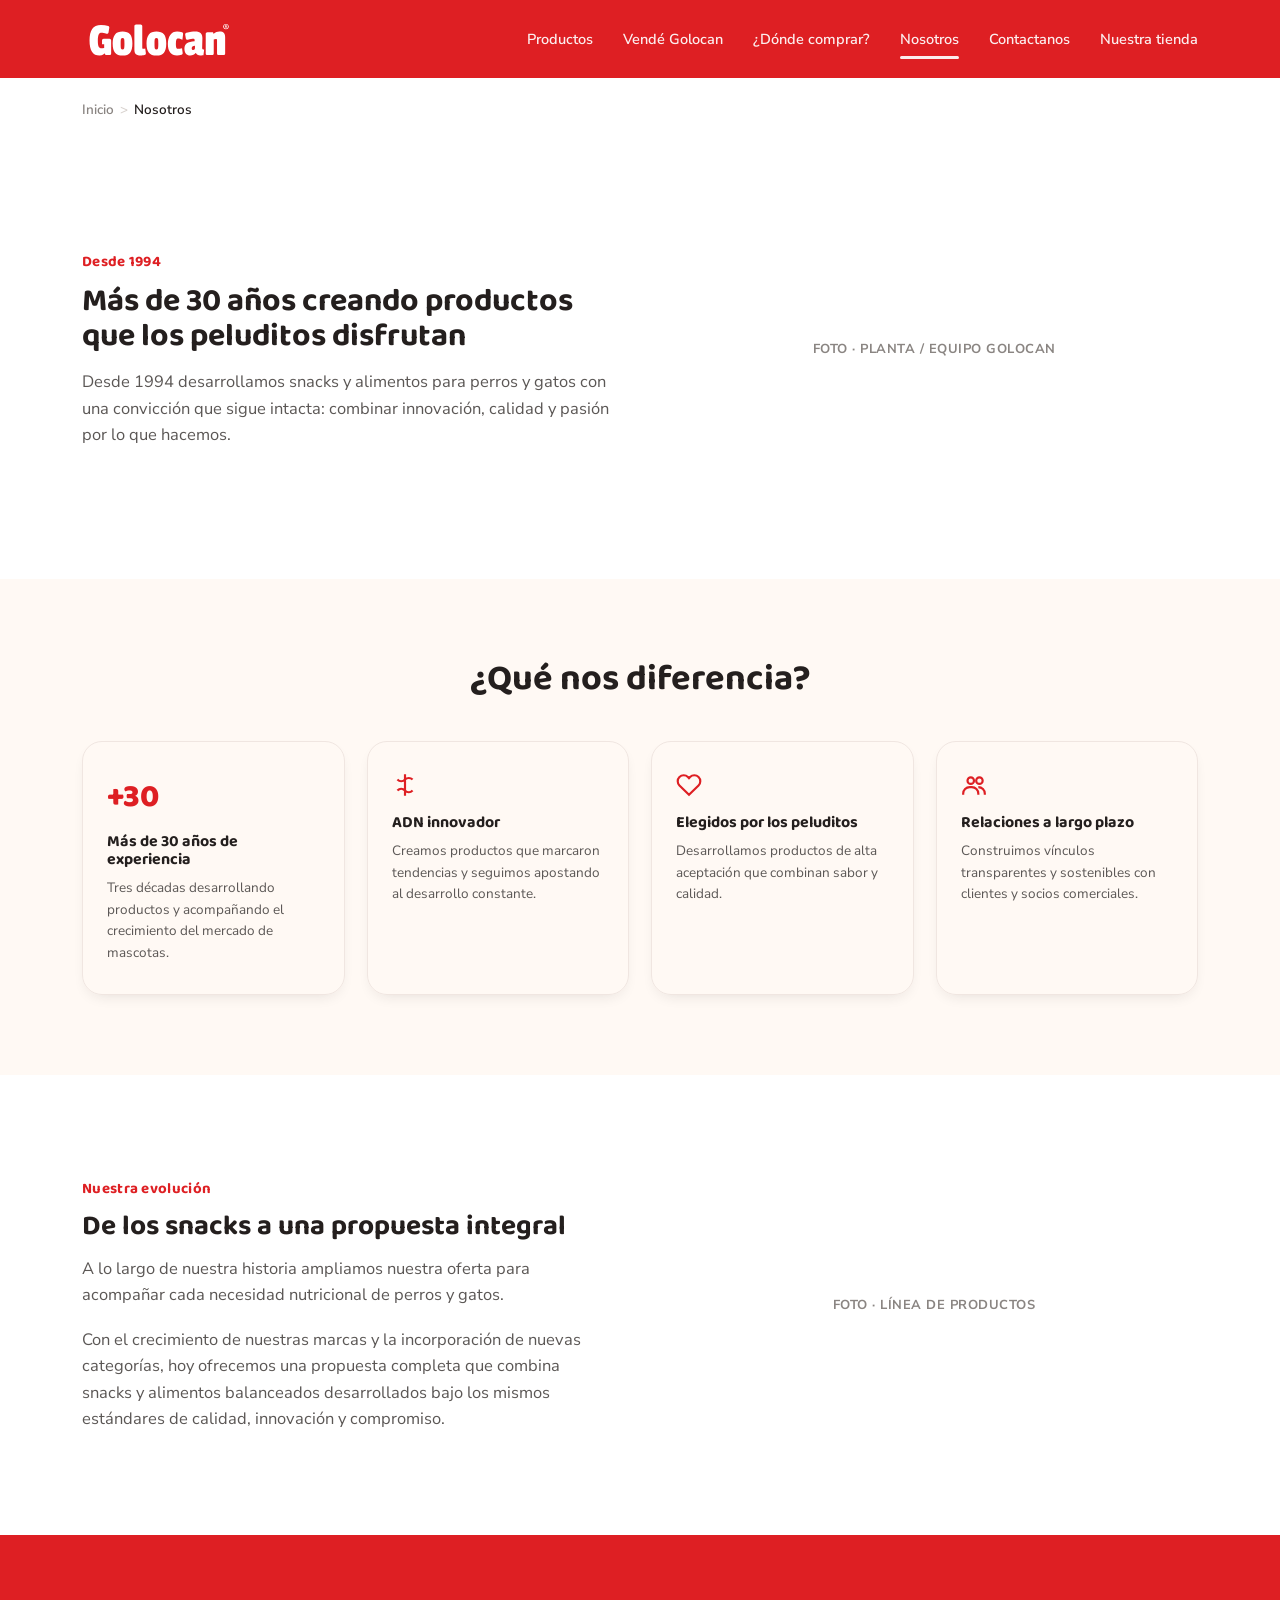
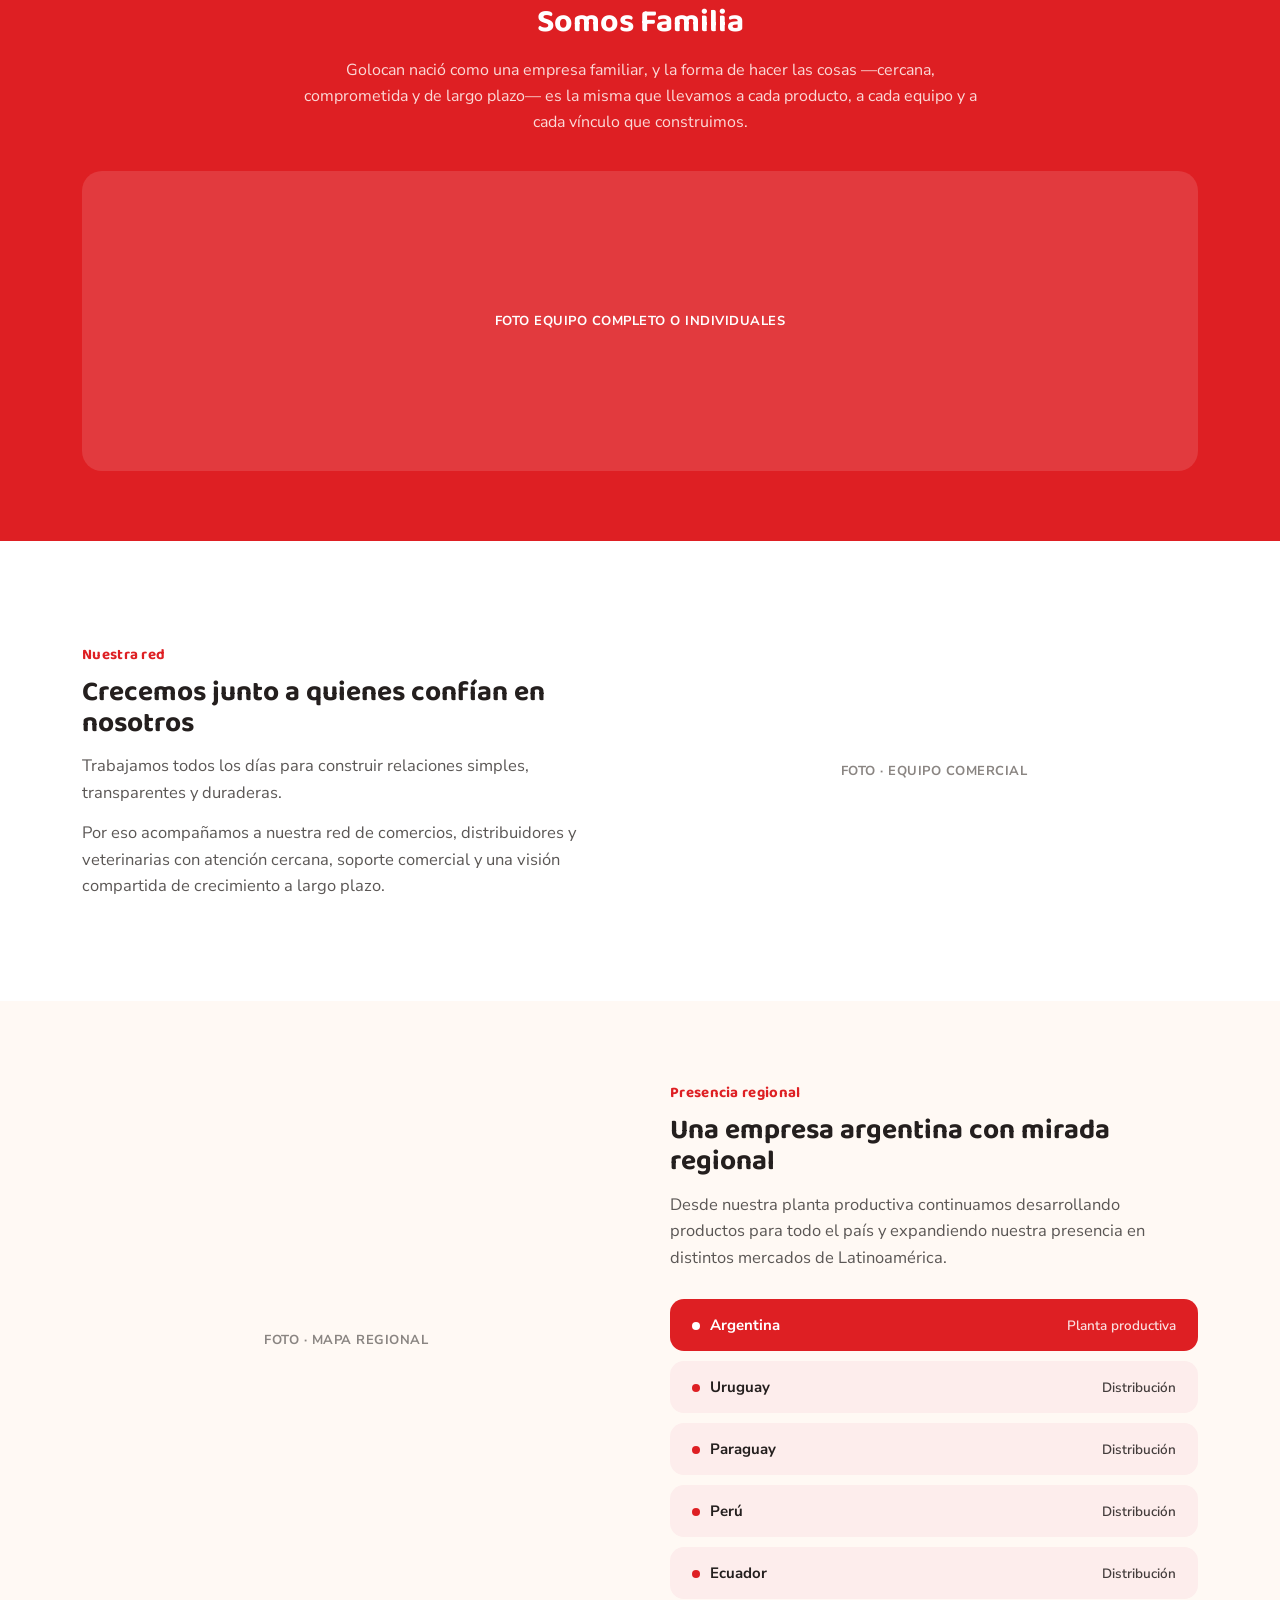
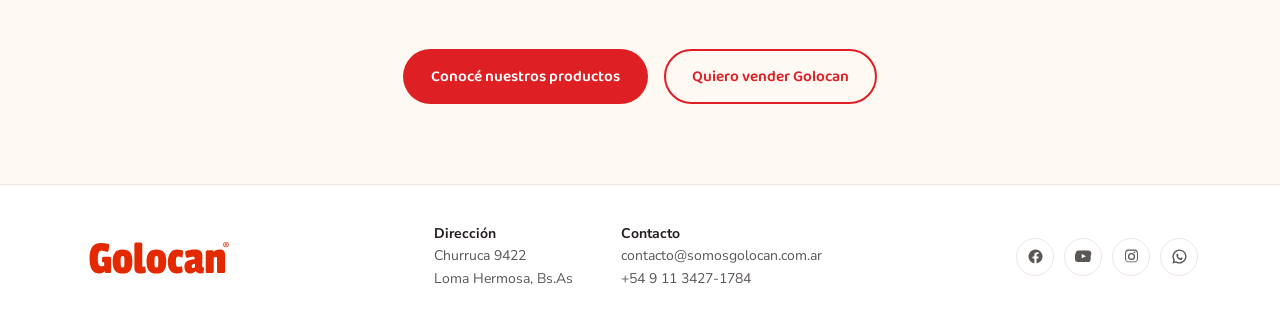
<file: nosotros.html>
<!DOCTYPE html>
<html lang="es">
<head>
<meta charset="UTF-8">
<meta name="viewport" content="width=device-width, initial-scale=1.0">
<title>Nosotros | Golocan®</title>
<link rel="stylesheet" href="styles.css">
<style>
  .row{display:grid;grid-template-columns:1fr 1fr;gap:60px;align-items:center;}
  .row .media-ph{height:300px;}
  .row.reverse{direction:rtl;}
  .row.reverse > *{direction:ltr;}

  .diff-grid{display:grid;grid-template-columns:repeat(4,1fr);gap:22px;margin-top:42px;}
  .diff-card{border:1px solid var(--line);border-radius:var(--radius-md);padding:30px 24px;text-align:left;box-shadow:var(--shadow-sm);}
  .diff-card .big{font-family:var(--font-display);font-weight:800;font-size:32px;color:var(--red-600);}
  .diff-card .ico{color:var(--red-600);margin-bottom:8px;}
  .diff-card h3{font-size:16px;margin:10px 0 8px;}
  .diff-card p{font-size:13.5px;}

  .family-band{background:var(--red-600);color:#fff;text-align:center;padding:70px 0;}
  .family-band h2{color:#fff;font-size:32px;}
  .family-band p{color:#FBD9D7;max-width:680px;margin:18px auto 36px;}
  .family-band .media-ph{height:300px;background:rgba(255,255,255,.12);}
  .family-band .media-ph span{color:#fff;}

  .countries{display:flex;flex-direction:column;gap:10px;}
  .country-row{
    display:flex;justify-content:space-between;align-items:center;
    padding:16px 22px;border-radius:14px;font-weight:700;font-size:15px;
  }
  .country-row .dot{width:8px;height:8px;border-radius:50%;display:inline-block;margin-right:10px;}
  .country-row.main{background:var(--red-600);color:#fff;}
  .country-row.main .dot{background:#fff;}
  .country-row:not(.main){background:var(--red-50);color:var(--ink);}
  .country-row:not(.main) .dot{background:var(--red-600);}
  .country-row span.tag{font-weight:600;font-size:13.5px;opacity:.85;}

  .final-ctas{display:flex;justify-content:center;gap:16px;margin-top:50px;}

  .footer-logo img {filter: invert(34%) sepia(96%) saturate(7465%) hue-rotate(358deg) brightness(87%) contrast(106%);}

  @media (max-width:980px){
    .row{grid-template-columns:1fr;}
    .row.reverse{direction:ltr;}
    .diff-grid{grid-template-columns:repeat(2,1fr);}
    .final-ctas{flex-direction:column;align-items:center;}
  }
</style>
</head>
<body>

<header class="site-header">
  <div class="wrap">
    <a href="index.html" class="logo">
      <img src="img/logo.svg" height="50px">
    </a>
    <nav class="main-nav">
      <ul>
        <li><a href="productos.html">Productos</a></li>
        <li><a href="vende-golocan.html">Vendé Golocan</a></li>
        <li><a href="donde-comprar.html">¿Dónde comprar?</a></li>
        <li><a href="nosotros.html" class="active">Nosotros</a></li>
        <li><a href="contactanos.html">Contactanos</a></li>
        <li><a href="#">Nuestra tienda</a></li>
      </ul>
    </nav>
    <button class="nav-toggle" aria-label="Abrir menú">
      <svg width="26" height="26" viewBox="0 0 24 24" fill="none" stroke="currentColor" stroke-width="2"><path d="M3 6h18M3 12h18M3 18h18"/></svg>
    </button>
  </div>
</header>

<div class="wrap">
  <div class="breadcrumb"><a href="index.html">Inicio</a><span class="sep">&gt;</span><span class="current">Nosotros</span></div>
</div>

<section class="section">
  <div class="wrap row">
    <div>
      <span class="eyebrow">Desde 1994</span>
      <h1 class="section-title" style="font-size:32px;">Más de 30 años creando productos que los peluditos disfrutan</h1>
      <p class="section-sub">Desde 1994 desarrollamos snacks y alimentos para perros y gatos con una convicción que sigue intacta: combinar innovación, calidad y pasión por lo que hacemos.</p>
    </div>
    <div class="media-ph"><span>Foto · planta / equipo Golocan</span></div>
  </div>
</section>

<section class="section bg-cream">
  <div class="wrap">
    <h2 class="section-title center">¿Qué nos diferencia?</h2>
    <div class="diff-grid">
      <div class="diff-card">
        <div class="big">+30</div>
        <h3>Más de 30 años de experiencia</h3>
        <p>Tres décadas desarrollando productos y acompañando el crecimiento del mercado de mascotas.</p>
      </div>
      <div class="diff-card">
        <span class="ico"><svg width="26" height="26" viewBox="0 0 24 24" fill="none" stroke="currentColor" stroke-width="2"><path d="M12 2v20M5 7c2 2 5 2 7 0s5-2 7 0M5 17c2-2 5-2 7 0s5 2 7 0"/></svg></span>
        <h3>ADN innovador</h3>
        <p>Creamos productos que marcaron tendencias y seguimos apostando al desarrollo constante.</p>
      </div>
      <div class="diff-card">
        <span class="ico"><svg width="26" height="26" viewBox="0 0 24 24" fill="none" stroke="currentColor" stroke-width="2"><path d="M20.8 4.6a5.5 5.5 0 00-7.8 0L12 5.7l-1-1.1a5.5 5.5 0 10-7.8 7.8L12 21l8.8-8.6a5.5 5.5 0 000-7.8z"/></svg></span>
        <h3>Elegidos por los peluditos</h3>
        <p>Desarrollamos productos de alta aceptación que combinan sabor y calidad.</p>
      </div>
      <div class="diff-card">
        <span class="ico"><svg width="26" height="26" viewBox="0 0 24 24" fill="none" stroke="currentColor" stroke-width="2"><circle cx="9" cy="8" r="3"/><circle cx="17" cy="8" r="3"/><path d="M2 21v-1a6 6 0 016-6h2a6 6 0 016 6v1M16 14a6 6 0 016 6v1"/></svg></span>
        <h3>Relaciones a largo plazo</h3>
        <p>Construimos vínculos transparentes y sostenibles con clientes y socios comerciales.</p>
      </div>
    </div>
  </div>
</section>

<section class="section">
  <div class="wrap row reverse">
    <div class="media-ph"><span>Foto · línea de productos</span></div>
    <div>
      <span class="eyebrow">Nuestra evolución</span>
      <h2 class="section-title" style="font-size:28px;">De los snacks a una propuesta integral</h2>
      <p class="section-sub">A lo largo de nuestra historia ampliamos nuestra oferta para acompañar cada necesidad nutricional de perros y gatos.</p>
      <p class="section-sub mt-32" style="margin-top:18px;">Con el crecimiento de nuestras marcas y la incorporación de nuevas categorías, hoy ofrecemos una propuesta completa que combina snacks y alimentos balanceados desarrollados bajo los mismos estándares de calidad, innovación y compromiso.</p>
    </div>
  </div>
</section>

<section class="family-band">
  <div class="wrap">
    <h2>Somos Familia</h2>
    <p>Golocan nació como una empresa familiar, y la forma de hacer las cosas —cercana, comprometida y de largo plazo— es la misma que llevamos a cada producto, a cada equipo y a cada vínculo que construimos.</p>
    <div class="media-ph"><span>Foto equipo completo o individuales</span></div>
  </div>
</section>

<section class="section">
  <div class="wrap row">
    <div>
      <span class="eyebrow">Nuestra red</span>
      <h2 class="section-title" style="font-size:28px;">Crecemos junto a quienes confían en nosotros</h2>
      <p class="section-sub">Trabajamos todos los días para construir relaciones simples, transparentes y duraderas.</p>
      <p class="section-sub" style="margin-top:14px;">Por eso acompañamos a nuestra red de comercios, distribuidores y veterinarias con atención cercana, soporte comercial y una visión compartida de crecimiento a largo plazo.</p>
    </div>
    <div class="media-ph"><span>Foto · equipo comercial</span></div>
  </div>
</section>

<section class="section bg-cream">
  <div class="wrap row">
    <div class="media-ph"><span>Foto · mapa regional</span></div>
    <div>
      <span class="eyebrow">Presencia regional</span>
      <h2 class="section-title" style="font-size:28px;">Una empresa argentina con mirada regional</h2>
      <p class="section-sub mt-32" style="margin-top:14px;margin-bottom:28px;">Desde nuestra planta productiva continuamos desarrollando productos para todo el país y expandiendo nuestra presencia en distintos mercados de Latinoamérica.</p>
      <div class="countries">
        <div class="country-row main"><span><span class="dot"></span>Argentina</span><span class="tag">Planta productiva</span></div>
        <div class="country-row"><span><span class="dot"></span>Uruguay</span><span class="tag">Distribución</span></div>
        <div class="country-row"><span><span class="dot"></span>Paraguay</span><span class="tag">Distribución</span></div>
        <div class="country-row"><span><span class="dot"></span>Perú</span><span class="tag">Distribución</span></div>
        <div class="country-row"><span><span class="dot"></span>Ecuador</span><span class="tag">Distribución</span></div>
      </div>
    </div>
  </div>

  <div class="final-ctas">
    <a href="productos.html" class="btn btn-primary">Conocé nuestros productos</a>
    <a href="vende-golocan.html" class="btn btn-outline-red">Quiero vender Golocan</a>
  </div>
</section>

<footer class="site-footer" id="footer" style="border-top:1px solid var(--line);">
  <div class="wrap footer-row">
    <a href="index.html" class="footer-logo"><img src="img/logo.svg" color=#000 height="50px;"></a>
    <div class="footer-info">
      <div class="col"><strong>Dirección</strong>Churruca 9422<br>Loma Hermosa, Bs.As</div>
      <div class="col"><strong>Contacto</strong>contacto@somosgolocan.com.ar<br>+54 9 11 3427-1784</div>
    </div>
    <div class="footer-social">
      <a href="#" aria-label="Facebook"><svg width="17" height="17" viewBox="0 0 24 24" fill="currentColor"><path d="M22 12a10 10 0 1 0-11.6 9.9v-7H7.9V12h2.5V9.8c0-2.5 1.5-3.9 3.8-3.9 1.1 0 2.2.2 2.2.2v2.5h-1.3c-1.2 0-1.6.8-1.6 1.6V12h2.8l-.4 2.9h-2.4v7A10 10 0 0 0 22 12z"/></svg></a>
      <a href="#" aria-label="YouTube"><svg width="17" height="17" viewBox="0 0 24 24" fill="currentColor"><path d="M23 7.2s-.2-1.6-.9-2.3c-.8-.9-1.8-.9-2.2-1C16.9 3.7 12 3.7 12 3.7s-4.9 0-7.9.2c-.4 0-1.4.1-2.2 1-.7.7-.9 2.3-.9 2.3S0 9 0 10.9v1.9C0 14.7.2 16.5.2 16.5s.2 1.6.9 2.3c.8.9 1.9.8 2.4.9 1.7.2 7.5.2 7.5.2s4.9 0 7.9-.3c.4 0 1.4-.1 2.2-1 .7-.7.9-2.3.9-2.3s.2-1.8.2-3.7V10.9C23.2 9 23 7.2 23 7.2zM9.5 14.6V8.4l6 3.1-6 3.1z"/></svg></a>
      <a href="#" aria-label="Instagram"><svg width="17" height="17" viewBox="0 0 24 24" fill="currentColor"><path d="M12 2c2.7 0 3.1 0 4.1.1 1.1 0 1.8.2 2.2.4.6.2 1 .5 1.4.9.4.4.7.8.9 1.4.2.4.4 1.1.4 2.2.1 1 .1 1.4.1 4.1s0 3.1-.1 4.1c0 1.1-.2 1.8-.4 2.2-.2.6-.5 1-.9 1.4-.4.4-.8.7-1.4.9-.4.2-1.1.4-2.2.4-1 .1-1.4.1-4.1.1s-3.1 0-4.1-.1c-1.1 0-1.8-.2-2.2-.4-.6-.2-1-.5-1.4-.9-.4-.4-.7-.8-.9-1.4-.2-.4-.4-1.1-.4-2.2-.1-1-.1-1.4-.1-4.1s0-3.1.1-4.1c0-1.1.2-1.8.4-2.2.2-.6.5-1 .9-1.4.4-.4.8-.7 1.4-.9.4-.2 1.1-.4 2.2-.4C8.9 2 9.3 2 12 2zm0 1.8c-2.6 0-3 0-4 .1-.9 0-1.4.2-1.7.3-.4.2-.7.3-1 .6-.3.3-.5.6-.6 1-.1.3-.3.8-.3 1.7-.1 1-.1 1.3-.1 4s0 3 .1 4c0 .9.2 1.4.3 1.7.2.4.3.7.6 1 .3.3.6.5 1 .6.3.1.8.3 1.7.3 1 .1 1.3.1 4 .1s3 0 4-.1c.9 0 1.4-.2 1.7-.3.4-.2.7-.3 1-.6.3-.3.5-.6.6-1 .1-.3.3-.8.3-1.7.1-1 .1-1.3.1-4s0-3-.1-4c0-.9-.2-1.4-.3-1.7-.2-.4-.3-.7-.6-1-.3-.3-.6-.5-1-.6-.3-.1-.8-.3-1.7-.3-1-.1-1.3-.1-4-.1zM12 7a5 5 0 1 1 0 10 5 5 0 0 1 0-10zm0 1.8a3.2 3.2 0 1 0 0 6.4 3.2 3.2 0 0 0 0-6.4zM17.4 6a1.2 1.2 0 1 1-2.4 0 1.2 1.2 0 0 1 2.4 0z"/></svg></a>
      <a href="#" aria-label="WhatsApp"><svg width="17" height="17" viewBox="0 0 24 24" fill="currentColor"><path d="M12 2a10 10 0 0 0-8.6 15.1L2 22l5-1.3A10 10 0 1 0 12 2zm0 18a8 8 0 0 1-4.1-1.1l-.3-.2-2.8.7.7-2.7-.2-.3A8 8 0 1 1 12 20zm4.4-5.9c-.2-.1-1.4-.7-1.6-.8-.2-.1-.4-.1-.6.1-.2.2-.6.8-.8 1-.1.2-.3.2-.5.1-1.2-.6-2-1-2.8-2.3-.2-.3 0-.5.1-.6l.4-.5c.1-.2.1-.4 0-.6-.1-.2-.6-1.4-.8-1.9-.2-.5-.4-.4-.5-.4h-.5c-.2 0-.5.2-.6.4-.6.7-.6 1.5-.5 2.4.2 1.7 1 3.1 2.6 4.4 1.7 1.4 3 1.6 4.1 1.4.7-.1 1.5-.6 1.7-1.3.2-.6.2-1.1.1-1.2-.1-.1-.2-.1-.4-.2z"/></svg></a>
    </div>
  </div>
</footer>

</body>
</html>
</file>
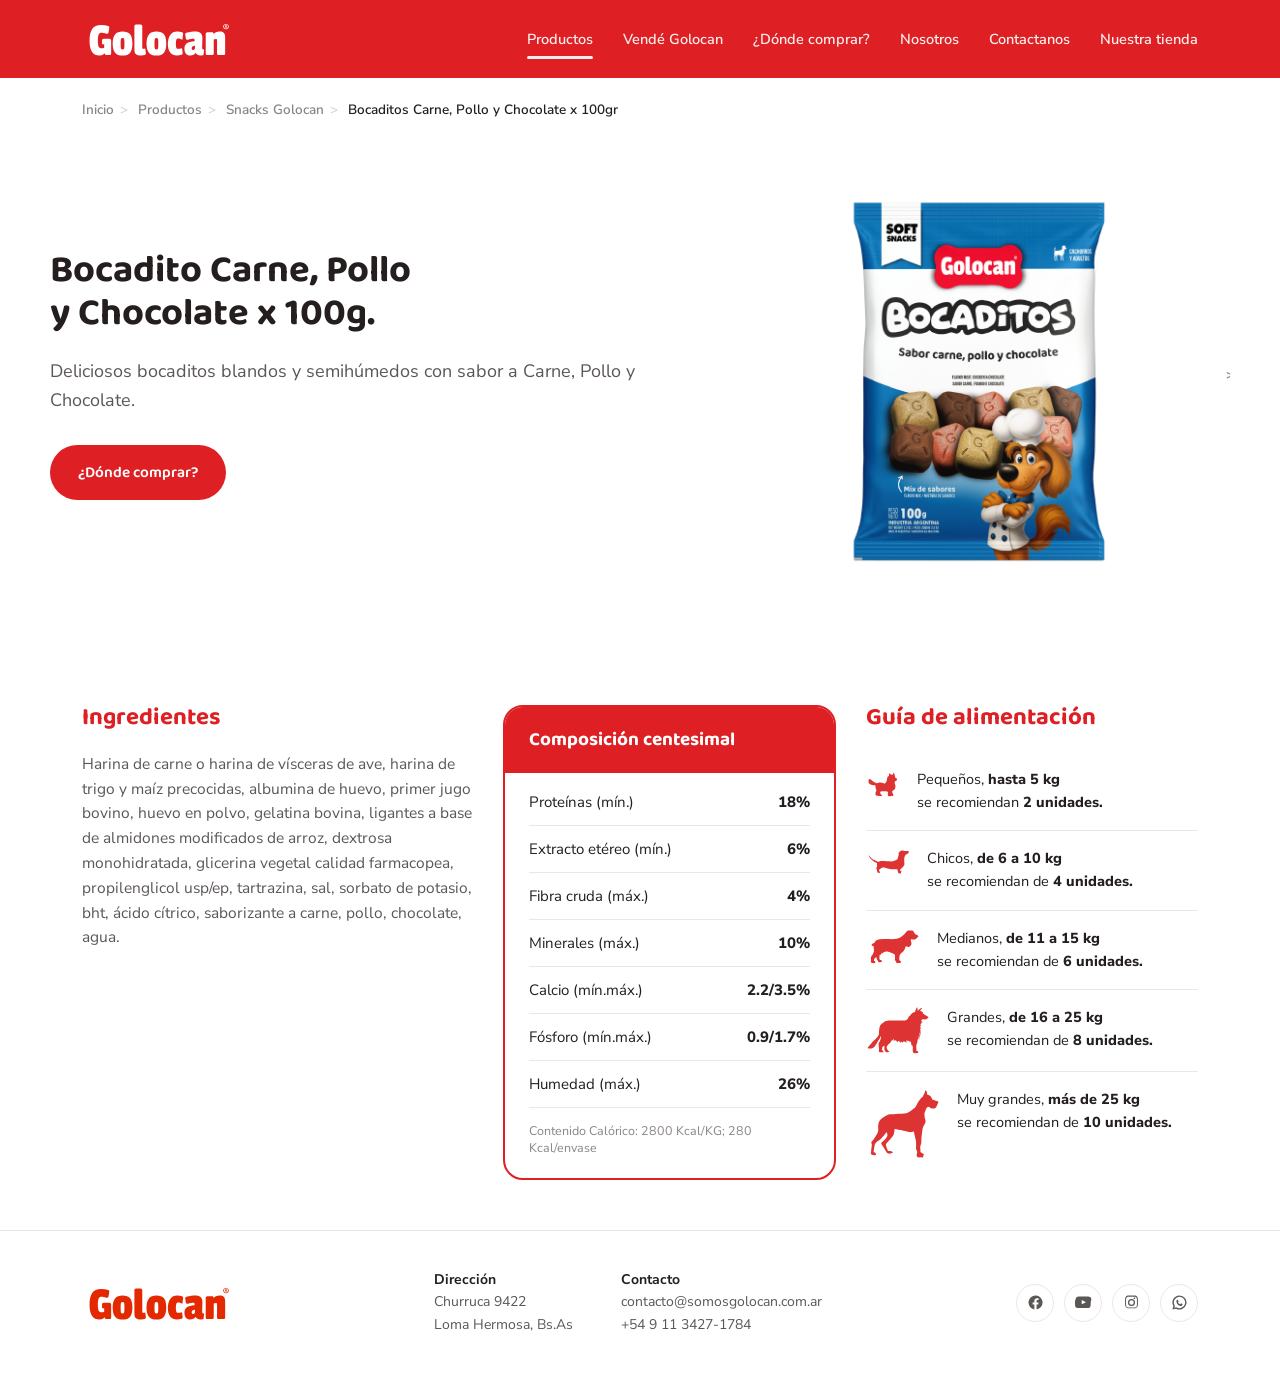
<file: producto-detalle.html>
<!DOCTYPE html>
<html lang="es">
<head>
<meta charset="UTF-8">
<meta name="viewport" content="width=device-width, initial-scale=1.0">
<title>Bocadito Carne, Pollo y Chocolate x 100g | Golocan®</title>
<link rel="stylesheet" href="styles.css">
<style>
  .pd-top{display:grid;grid-template-columns:1.1fr .9fr;gap:60px;align-items:center;padding:46px 0 70px;}
  .pd-top h1{font-size:38px;}
  .pd-top .desc{font-size:18px;margin:22px 0 30px;}
  .pd-media .media-ph{height:420px; background: #fff;}

  .pd-grid{display:grid;grid-template-columns:1fr .85fr .85fr;gap:30px;align-items:start;}
  .ingredients h2,.compo h2,.guide h2{font-size:24px;color:var(--red-600);margin-bottom:20px;}
  .ingredients p{font-size:15.5px;color:var(--slate);}

  .compo{border:2px solid var(--red-600);border-radius:var(--radius-md);overflow:hidden;padding:0;}
  .compo-head{background:var(--red-600);color:#fff;padding:18px 24px;font-family:var(--font-display);font-weight:700;font-size:19px;}
  .compo-body{padding:6px 24px 22px;}
  .compo-row{display:flex;justify-content:space-between;padding:13px 0;border-bottom:1px solid var(--line);font-size:15px;}
  .compo-row:last-child{border-bottom:0;}
  .compo-row b{font-weight:700;}
  .compo-row .val{font-weight:800;}
  .compo-foot{font-size:12.5px;color:var(--slate-soft);margin-top:14px;}

  .guide-row{display:flex;gap:16px;align-items:flex-start;padding:16px 0;border-bottom:1px solid var(--line);}
  .guide-row:last-child{border-bottom:0;}
  .guide-row svg{flex-shrink:0;color:var(--red-600);margin-top:2px;}
  .guide-row p{font-size:14.5px;color:var(--ink);}
  .guide-row b{font-weight:800;}

  .footer-logo img {filter: invert(34%) sepia(96%) saturate(7465%) hue-rotate(358deg) brightness(87%) contrast(106%);}

  @media (max-width:980px){
    .pd-top{grid-template-columns:1fr;}
    .pd-grid{grid-template-columns:1fr;}
  }
</style>
</head>
<body>

<header class="site-header">
  <div class="wrap">
    <a href="index.html" class="logo">
      <img src="img/logo.svg" height="50px">
    </a>
    <nav class="main-nav">
      <ul>
        <li><a href="productos.html" class="active">Productos</a></li>
        <li><a href="vende-golocan.html">Vendé Golocan</a></li>
        <li><a href="donde-comprar.html">¿Dónde comprar?</a></li>
        <li><a href="nosotros.html">Nosotros</a></li>
        <li><a href="contactanos.html">Contactanos</a></li>
        <li><a href="#">Nuestra tienda</a></li>
      </ul>
    </nav>
    <button class="nav-toggle" aria-label="Abrir menú">
      <svg width="26" height="26" viewBox="0 0 24 24" fill="none" stroke="currentColor" stroke-width="2"><path d="M3 6h18M3 12h18M3 18h18"/></svg>
    </button>
  </div>
</header>

<div class="wrap">
  <div class="breadcrumb">
    <a href="index.html">Inicio</a><span class="sep">&gt;</span>
    <a href="productos.html">Productos</a><span class="sep">&gt;</span>
    <a href="productos.html">Snacks Golocan</a><span class="sep">&gt;</span>
    <span class="current">Bocaditos Carne, Pollo y Chocolate x 100gr</span>
  </div>
</div>

<section class="wrap pd-top">
  <div>
    <h1>Bocadito Carne, Pollo<br>y Chocolate x 100g.</h1>
    <p class="desc">Deliciosos bocaditos blandos y semihúmedos con sabor a Carne, Pollo y Chocolate.</p>
    <a href="donde-comprar.html" class="btn btn-primary">¿Dónde comprar?</a>
  </div>
  <div class="pd-media">
    <div class="media-ph"><img src="img/330-gr.png">></div>
  </div>
</section>

<section class="section-tight">
  <div class="wrap pd-grid">

    <div class="ingredients">
      <h2>Ingredientes</h2>
      <p>Harina de carne o harina de vísceras de ave, harina de trigo y maíz precocidas, albumina de huevo, primer jugo bovino, huevo en polvo, gelatina bovina, ligantes a base de almidones modificados de arroz, dextrosa monohidratada, glicerina vegetal calidad farmacopea, propilenglicol usp/ep, tartrazina, sal, sorbato de potasio, bht, ácido cítrico, saborizante a carne, pollo, chocolate, agua.</p>
    </div>

    <div class="compo">
      <div class="compo-head">Composición centesimal</div>
      <div class="compo-body">
        <div class="compo-row"><span>Proteínas (mín.)</span><span class="val">18%</span></div>
        <div class="compo-row"><span>Extracto etéreo (mín.)</span><span class="val">6%</span></div>
        <div class="compo-row"><span>Fibra cruda (máx.)</span><span class="val">4%</span></div>
        <div class="compo-row"><span>Minerales (máx.)</span><span class="val">10%</span></div>
        <div class="compo-row"><span>Calcio (mín.máx.)</span><span class="val">2.2/3.5%</span></div>
        <div class="compo-row"><span>Fósforo (mín.máx.)</span><span class="val">0.9/1.7%</span></div>
        <div class="compo-row"><span>Humedad (máx.)</span><span class="val">26%</span></div>
        <div class="compo-foot">Contenido Calórico: 2800 Kcal/KG; 280 Kcal/envase</div>
      </div>
    </div>

    <div class="guide">
      <h2>Guía de alimentación</h2>
      <div class="guide-row">
        <img src="img/perro-13.svg" width="35">
        <p>Pequeños, <b>hasta 5 kg</b><br>se recomiendan <b>2 unidades.</b></p>
      </div>
      <div class="guide-row">
        <img src="img/perro-14.svg" width="45">
        <p>Chicos, <b>de 6 a 10 kg</b><br>se recomiendan de <b>4 unidades.</b></p>
      </div>
      <div class="guide-row">
        <img src="img/perro-15.svg" width="55">
        <p>Medianos, <b>de 11 a 15 kg</b><br>se recomiendan de <b>6 unidades.</b></p>
      </div>
      <div class="guide-row">
        <img src="img/perro-16.svg" width="65">
        <p>Grandes, <b>de 16 a 25 kg</b><br>se recomiendan de <b>8 unidades.</b></p>
      </div>
      <div class="guide-row">
        <img src="img/perro-17.svg" width="75">
        <p>Muy grandes, <b>más de 25 kg</b><br>se recomiendan de <b>10 unidades.</b></p>
      </div>
    </div>

  </div>
</section>

<footer class="site-footer" id="footer" style="border-top:1px solid var(--line);">
  <div class="wrap footer-row">
    <a href="index.html" class="footer-logo"><img src="img/logo.svg" color=#000 height="50px;"></a>
    <div class="footer-info">
      <div class="col"><strong>Dirección</strong>Churruca 9422<br>Loma Hermosa, Bs.As</div>
      <div class="col"><strong>Contacto</strong>contacto@somosgolocan.com.ar<br>+54 9 11 3427-1784</div>
    </div>
    <div class="footer-social">
      <a href="#" aria-label="Facebook"><svg width="17" height="17" viewBox="0 0 24 24" fill="currentColor"><path d="M22 12a10 10 0 1 0-11.6 9.9v-7H7.9V12h2.5V9.8c0-2.5 1.5-3.9 3.8-3.9 1.1 0 2.2.2 2.2.2v2.5h-1.3c-1.2 0-1.6.8-1.6 1.6V12h2.8l-.4 2.9h-2.4v7A10 10 0 0 0 22 12z"/></svg></a>
      <a href="#" aria-label="YouTube"><svg width="17" height="17" viewBox="0 0 24 24" fill="currentColor"><path d="M23 7.2s-.2-1.6-.9-2.3c-.8-.9-1.8-.9-2.2-1C16.9 3.7 12 3.7 12 3.7s-4.9 0-7.9.2c-.4 0-1.4.1-2.2 1-.7.7-.9 2.3-.9 2.3S0 9 0 10.9v1.9C0 14.7.2 16.5.2 16.5s.2 1.6.9 2.3c.8.9 1.9.8 2.4.9 1.7.2 7.5.2 7.5.2s4.9 0 7.9-.3c.4 0 1.4-.1 2.2-1 .7-.7.9-2.3.9-2.3s.2-1.8.2-3.7V10.9C23.2 9 23 7.2 23 7.2zM9.5 14.6V8.4l6 3.1-6 3.1z"/></svg></a>
      <a href="#" aria-label="Instagram"><svg width="17" height="17" viewBox="0 0 24 24" fill="currentColor"><path d="M12 2c2.7 0 3.1 0 4.1.1 1.1 0 1.8.2 2.2.4.6.2 1 .5 1.4.9.4.4.7.8.9 1.4.2.4.4 1.1.4 2.2.1 1 .1 1.4.1 4.1s0 3.1-.1 4.1c0 1.1-.2 1.8-.4 2.2-.2.6-.5 1-.9 1.4-.4.4-.8.7-1.4.9-.4.2-1.1.4-2.2.4-1 .1-1.4.1-4.1.1s-3.1 0-4.1-.1c-1.1 0-1.8-.2-2.2-.4-.6-.2-1-.5-1.4-.9-.4-.4-.7-.8-.9-1.4-.2-.4-.4-1.1-.4-2.2-.1-1-.1-1.4-.1-4.1s0-3.1.1-4.1c0-1.1.2-1.8.4-2.2.2-.6.5-1 .9-1.4.4-.4.8-.7 1.4-.9.4-.2 1.1-.4 2.2-.4C8.9 2 9.3 2 12 2zm0 1.8c-2.6 0-3 0-4 .1-.9 0-1.4.2-1.7.3-.4.2-.7.3-1 .6-.3.3-.5.6-.6 1-.1.3-.3.8-.3 1.7-.1 1-.1 1.3-.1 4s0 3 .1 4c0 .9.2 1.4.3 1.7.2.4.3.7.6 1 .3.3.6.5 1 .6.3.1.8.3 1.7.3 1 .1 1.3.1 4 .1s3 0 4-.1c.9 0 1.4-.2 1.7-.3.4-.2.7-.3 1-.6.3-.3.5-.6.6-1 .1-.3.3-.8.3-1.7.1-1 .1-1.3.1-4s0-3-.1-4c0-.9-.2-1.4-.3-1.7-.2-.4-.3-.7-.6-1-.3-.3-.6-.5-1-.6-.3-.1-.8-.3-1.7-.3-1-.1-1.3-.1-4-.1zM12 7a5 5 0 1 1 0 10 5 5 0 0 1 0-10zm0 1.8a3.2 3.2 0 1 0 0 6.4 3.2 3.2 0 0 0 0-6.4zM17.4 6a1.2 1.2 0 1 1-2.4 0 1.2 1.2 0 0 1 2.4 0z"/></svg></a>
      <a href="#" aria-label="WhatsApp"><svg width="17" height="17" viewBox="0 0 24 24" fill="currentColor"><path d="M12 2a10 10 0 0 0-8.6 15.1L2 22l5-1.3A10 10 0 1 0 12 2zm0 18a8 8 0 0 1-4.1-1.1l-.3-.2-2.8.7.7-2.7-.2-.3A8 8 0 1 1 12 20zm4.4-5.9c-.2-.1-1.4-.7-1.6-.8-.2-.1-.4-.1-.6.1-.2.2-.6.8-.8 1-.1.2-.3.2-.5.1-1.2-.6-2-1-2.8-2.3-.2-.3 0-.5.1-.6l.4-.5c.1-.2.1-.4 0-.6-.1-.2-.6-1.4-.8-1.9-.2-.5-.4-.4-.5-.4h-.5c-.2 0-.5.2-.6.4-.6.7-.6 1.5-.5 2.4.2 1.7 1 3.1 2.6 4.4 1.7 1.4 3 1.6 4.1 1.4.7-.1 1.5-.6 1.7-1.3.2-.6.2-1.1.1-1.2-.1-.1-.2-.1-.4-.2z"/></svg></a>
    </div>
  </div>
</footer>

</body>
</html>
</file>
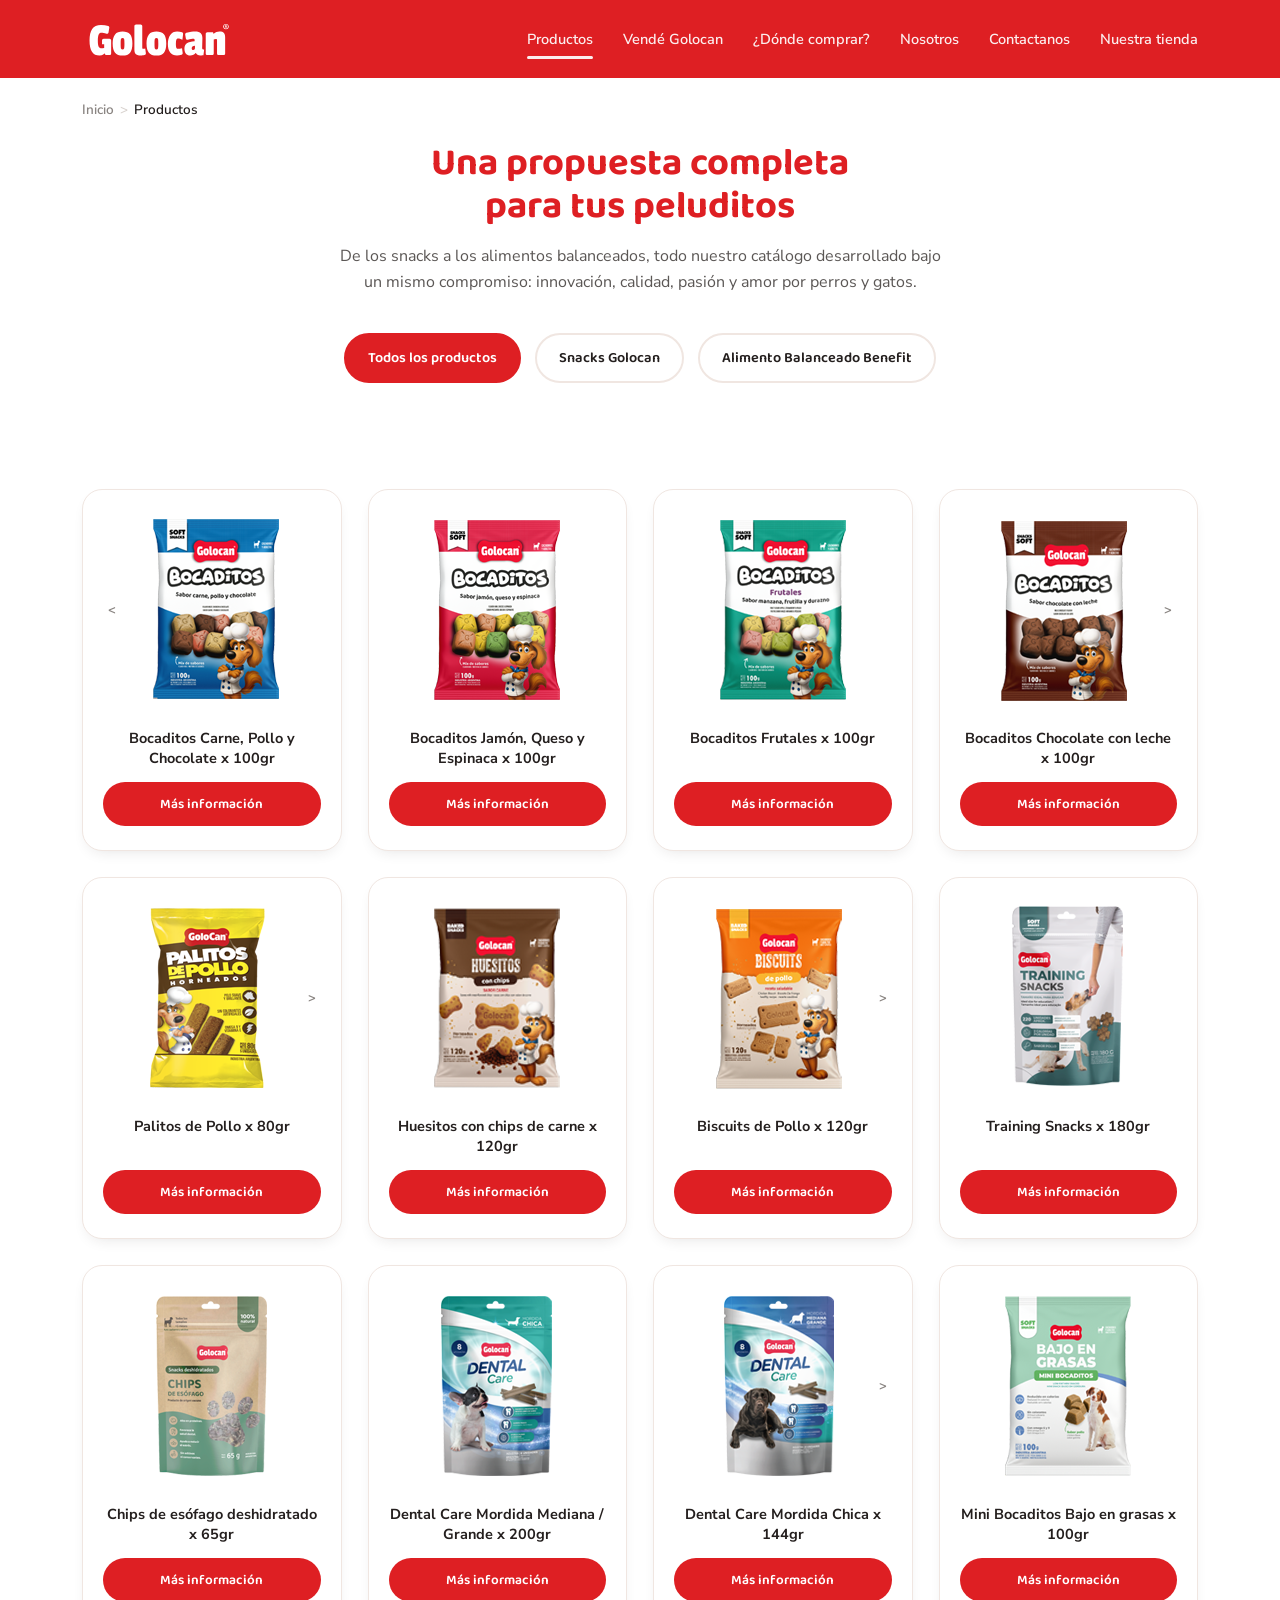
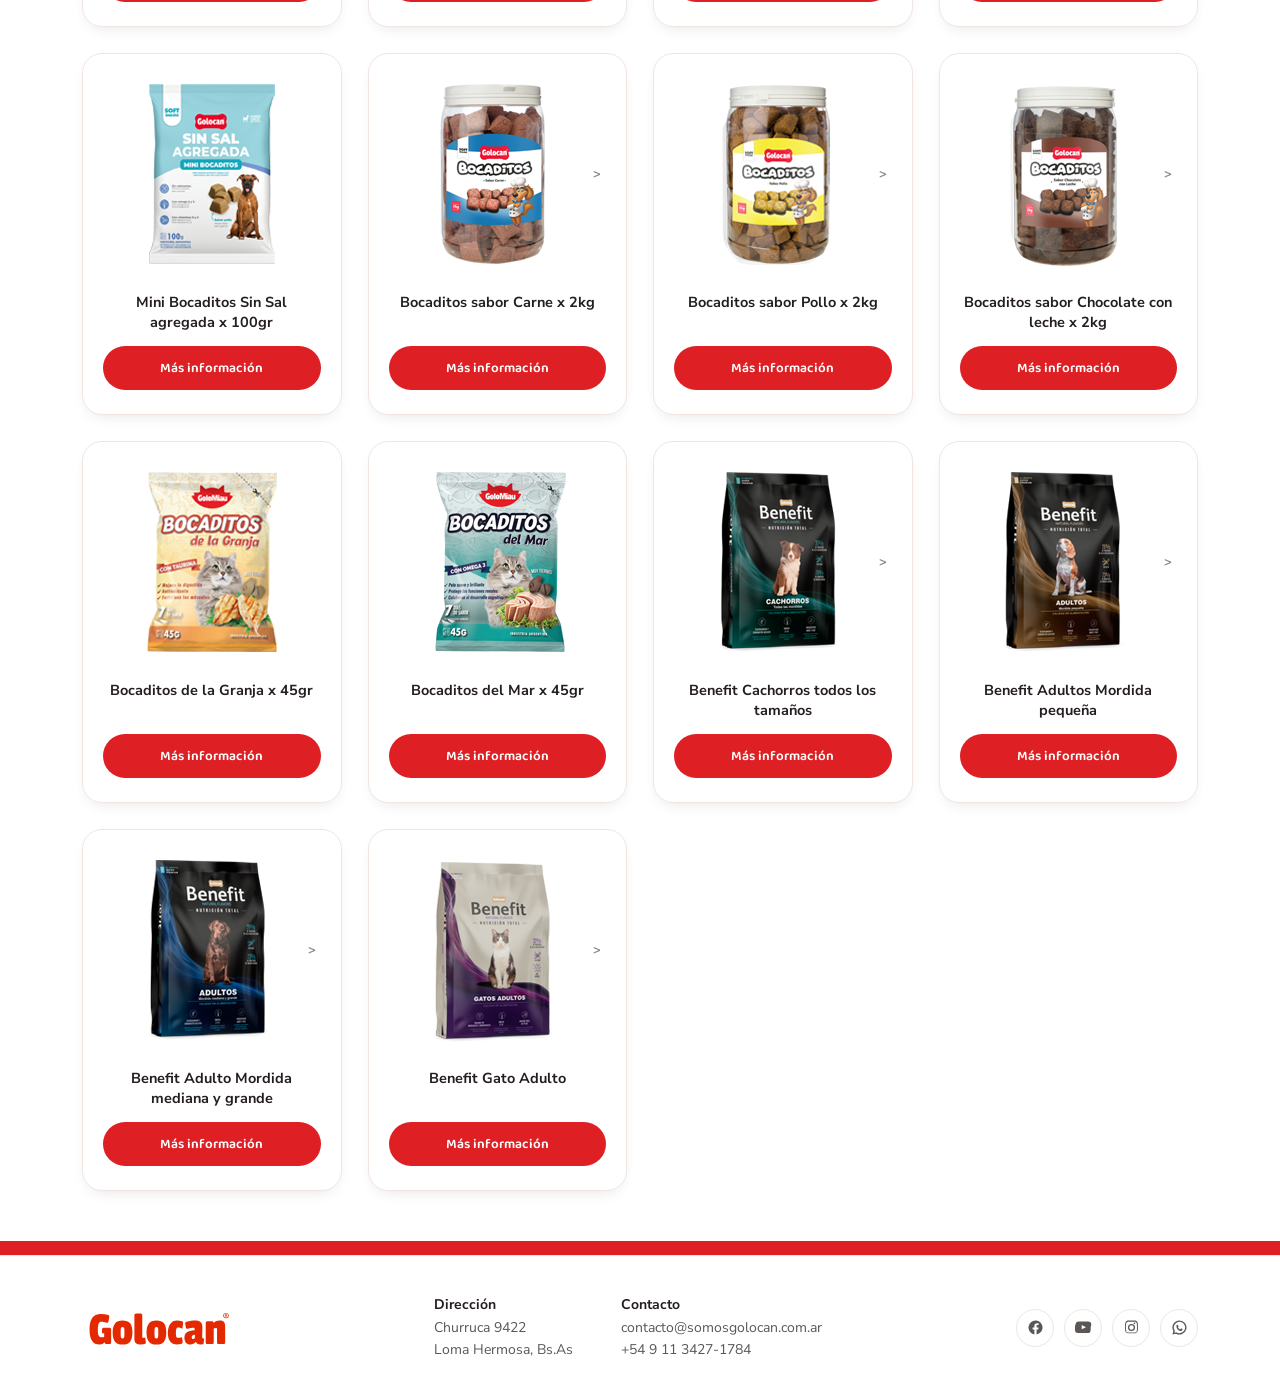
<file: productos.html>
<!DOCTYPE html>
<html lang="es">
<head>
<meta charset="UTF-8">
<meta name="viewport" content="width=device-width, initial-scale=1.0">
<title>Productos | Golocan®</title>
<link rel="stylesheet" href="styles.css">
<style>
  .page-head{padding:18px 0 10px;text-align:center;}
  .page-head h1{font-size:38px;color:var(--red-600);margin-top:6px;}
  .page-head p{max-width:620px;margin:16px auto 0;font-size:16px;}
  .filters{display:flex;justify-content:center;gap:14px;margin:38px 0 6px;flex-wrap:wrap;}

  .grid-products{
    display:grid;grid-template-columns:repeat(4,1fr);gap:26px;margin-top:40px;
  }
  .pcard{
    background:#fff;border:1px solid var(--line);border-radius:var(--radius-md);
    padding:20px 20px 24px;display:flex;flex-direction:column;text-align:center;
    box-shadow:var(--shadow-sm);
  }
  .pcard .media-ph{height:200px;margin-bottom:18px;border-radius:14px; background: #fff; }
  .pcard .pname{font-size:14.5px;font-weight:700;color:var(--ink);min-height:40px;margin-bottom:14px;}
  .pcard .btn{margin-top:auto;}
  .cat-label{
    position:absolute;font-size:10px;background:var(--ink);color:#fff;
    padding:3px 8px;border-radius:6px;top:10px;left:10px;font-weight:700;
  }
  .pcard .media-ph{position:relative;}

  .footer-logo img {filter: invert(34%) sepia(96%) saturate(7465%) hue-rotate(358deg) brightness(87%) contrast(106%);}

  @media (max-width:980px){.grid-products{grid-template-columns:repeat(2,1fr);}}
  @media (max-width:560px){.grid-products{grid-template-columns:1fr;}}
</style>
</head>
<body>

<header class="site-header">
  <div class="wrap">
    <a href="index.html" class="logo">
      <img src="img/logo.svg" height="50px">
    </a>
    <nav class="main-nav">
      <ul>
        <li><a href="productos.html" class="active">Productos</a></li>
        <li><a href="vende-golocan.html">Vendé Golocan</a></li>
        <li><a href="donde-comprar.html">¿Dónde comprar?</a></li>
        <li><a href="nosotros.html">Nosotros</a></li>
        <li><a href="contactanos.html">Contactanos</a></li>
        <li><a href="#">Nuestra tienda</a></li>
      </ul>
    </nav>
    <button class="nav-toggle" aria-label="Abrir menú">
      <svg width="26" height="26" viewBox="0 0 24 24" fill="none" stroke="currentColor" stroke-width="2"><path d="M3 6h18M3 12h18M3 18h18"/></svg>
    </button>
  </div>
</header>

<div class="wrap">
  <div class="breadcrumb"><a href="index.html">Inicio</a><span class="sep">&gt;</span><span class="current">Productos</span></div>
</div>

<section class="page-head wrap">
  <h1>Una propuesta completa<br>para tus peluditos</h1>
  <p>De los snacks a los alimentos balanceados, todo nuestro catálogo desarrollado bajo un mismo compromiso: innovación, calidad, pasión y amor por perros y gatos.</p>
  <div class="filters">
    <a href="#" class="tag-pill is-active">Todos los productos</a>
    <a href="#" class="tag-pill">Snacks Golocan</a>
    <a href="#" class="tag-pill">Alimento Balanceado Benefit</a>
  </div>
</section>

<section class="section-tight">
  <div class="wrap">
    <div class="grid-products">

      <a href="producto-detalle.html" class="pcard">
        <div class="media-ph"><<img src="img/330.png"></div>
        <div class="pname">Bocaditos Carne, Pollo y Chocolate x 100gr</div>
        <span class="btn btn-primary btn-sm">Más información</span>
      </a>

      <a href="producto-detalle.html" class="pcard">
        <div class="media-ph"><img src="img/340.png"></div>
        <div class="pname">Bocaditos Jamón, Queso y Espinaca x 100gr</div>
        <span class="btn btn-primary btn-sm">Más información</span>
      </a>

      <a href="producto-detalle.html" class="pcard">
        <div class="media-ph"><img src="img/350.png"></div>
        <div class="pname">Bocaditos Frutales x 100gr</div>
        <span class="btn btn-primary btn-sm">Más información</span>
      </a>

      <a href="producto-detalle.html" class="pcard">
        <div class="media-ph"><img src="img/360.png">></div>
        <div class="pname">Bocaditos Chocolate con leche x 100gr</div>
        <span class="btn btn-primary btn-sm">Más información</span>
      </a>

      <a href="producto-detalle.html" class="pcard">
        <div class="media-ph"><img src="img/440.png">></div>
        <div class="pname">Palitos de Pollo x 80gr</div>
        <span class="btn btn-primary btn-sm">Más información</span>
      </a>

      <a href="producto-detalle.html" class="pcard">
        <div class="media-ph"><img src="img/630.png"></div>
        <div class="pname">Huesitos con chips de carne x 120gr</div>
        <span class="btn btn-primary btn-sm">Más información</span>
      </a>

      <a href="producto-detalle.html" class="pcard">
        <div class="media-ph"><img src="img/610.png">></div>
        <div class="pname">Biscuits de Pollo x 120gr</div>
        <span class="btn btn-primary btn-sm">Más información</span>
      </a>

      <a href="producto-detalle.html" class="pcard">
        <div class="media-ph"><img src="img/730.png"></div>
        <div class="pname">Training Snacks x 180gr</div>
        <span class="btn btn-primary btn-sm">Más información</span>
      </a>

      <a href="producto-detalle.html" class="pcard">
        <div class="media-ph"><img src="img/830.png"></div>
        <div class="pname">Chips de esófago deshidratado x 65gr</div>
        <span class="btn btn-primary btn-sm">Más información</span>
      </a>

      <a href="producto-detalle.html" class="pcard">
        <div class="media-ph"><img src="img/710.png"></div>
        <div class="pname">Dental Care Mordida Mediana / Grande x 200gr</div>
        <span class="btn btn-primary btn-sm">Más información</span>
      </a>

      <a href="producto-detalle.html" class="pcard">
        <div class="media-ph"><img src="img/720.png">></div>
        <div class="pname">Dental Care Mordida Chica x 144gr</div>
        <span class="btn btn-primary btn-sm">Más información</span>
      </a>

      <a href="producto-detalle.html" class="pcard">
        <div class="media-ph"><img src="img/380.png"></div>
        <div class="pname">Mini Bocaditos Bajo en grasas x 100gr</div>
        <span class="btn btn-primary btn-sm">Más información</span>
      </a>

      <a href="producto-detalle.html" class="pcard">
        <div class="media-ph"><img src="img/390.png"></div>
        <div class="pname">Mini Bocaditos Sin Sal agregada x 100gr</div>
        <span class="btn btn-primary btn-sm">Más información</span>
      </a>

      <a href="producto-detalle.html" class="pcard">
        <div class="media-ph"><img src="img/1030.png">></div>
        <div class="pname">Bocaditos sabor Carne x 2kg</div>
        <span class="btn btn-primary btn-sm">Más información</span>
      </a>

      <a href="producto-detalle.html" class="pcard">
        <div class="media-ph"><img src="img/1040.png">></div>
        <div class="pname">Bocaditos sabor Pollo x 2kg</div>
        <span class="btn btn-primary btn-sm">Más información</span>
      </a>

      <a href="producto-detalle.html" class="pcard">
        <div class="media-ph"><img src="img/1050.png">></div>
        <div class="pname">Bocaditos sabor Chocolate con leche x 2kg</div>
        <span class="btn btn-primary btn-sm">Más información</span>
      </a>

      <a href="producto-detalle.html" class="pcard">
        <div class="media-ph"><img src="img/235.png"></div>
        <div class="pname">Bocaditos de la Granja x 45gr</div>
        <span class="btn btn-primary btn-sm">Más información</span>
      </a>

      <a href="producto-detalle.html" class="pcard">
        <div class="media-ph"><img src="img/236.png"></div>
        <div class="pname">Bocaditos del Mar x 45gr</div>
        <span class="btn btn-primary btn-sm">Más información</span>
      </a>

      <a href="producto-detalle.html" class="pcard">
        <div class="media-ph"><img src="img/210.png">></div>
        <div class="pname">Benefit Cachorros todos los tamaños</div>
        <span class="btn btn-primary btn-sm">Más información</span>
      </a>

      <a href="producto-detalle.html" class="pcard">
        <div class="media-ph"><img src="img/3010.png">></div>
        <div class="pname">Benefit Adultos Mordida pequeña</div>
        <span class="btn btn-primary btn-sm">Más información</span>
      </a>

      <a href="producto-detalle.html" class="pcard">
        <div class="media-ph"><img src="img/3030.png">></div>
        <div class="pname">Benefit Adulto Mordida mediana y grande</div>
        <span class="btn btn-primary btn-sm">Más información</span>
      </a>

      <a href="producto-detalle.html" class="pcard">
        <div class="media-ph"><img src="img/9010.png">></div>
        <div class="pname">Benefit Gato Adulto</div>
        <span class="btn btn-primary btn-sm">Más información</span>
      </a>

    </div>
  </div>
</section>

<div class="footer-bar"></div>

<footer class="site-footer" id="footer">
  <div class="wrap footer-row">
    <a href="index.html" class="footer-logo"><img src="img/logo.svg" color=#000 height="50px;"></a>
    <div class="footer-info">
      <div class="col"><strong>Dirección</strong>Churruca 9422<br>Loma Hermosa, Bs.As</div>
      <div class="col"><strong>Contacto</strong>contacto@somosgolocan.com.ar<br>+54 9 11 3427-1784</div>
    </div>
    <div class="footer-social">
      <a href="#" aria-label="Facebook"><svg width="17" height="17" viewBox="0 0 24 24" fill="currentColor"><path d="M22 12a10 10 0 1 0-11.6 9.9v-7H7.9V12h2.5V9.8c0-2.5 1.5-3.9 3.8-3.9 1.1 0 2.2.2 2.2.2v2.5h-1.3c-1.2 0-1.6.8-1.6 1.6V12h2.8l-.4 2.9h-2.4v7A10 10 0 0 0 22 12z"/></svg></a>
      <a href="#" aria-label="YouTube"><svg width="17" height="17" viewBox="0 0 24 24" fill="currentColor"><path d="M23 7.2s-.2-1.6-.9-2.3c-.8-.9-1.8-.9-2.2-1C16.9 3.7 12 3.7 12 3.7s-4.9 0-7.9.2c-.4 0-1.4.1-2.2 1-.7.7-.9 2.3-.9 2.3S0 9 0 10.9v1.9C0 14.7.2 16.5.2 16.5s.2 1.6.9 2.3c.8.9 1.9.8 2.4.9 1.7.2 7.5.2 7.5.2s4.9 0 7.9-.3c.4 0 1.4-.1 2.2-1 .7-.7.9-2.3.9-2.3s.2-1.8.2-3.7V10.9C23.2 9 23 7.2 23 7.2zM9.5 14.6V8.4l6 3.1-6 3.1z"/></svg></a>
      <a href="#" aria-label="Instagram"><svg width="17" height="17" viewBox="0 0 24 24" fill="currentColor"><path d="M12 2c2.7 0 3.1 0 4.1.1 1.1 0 1.8.2 2.2.4.6.2 1 .5 1.4.9.4.4.7.8.9 1.4.2.4.4 1.1.4 2.2.1 1 .1 1.4.1 4.1s0 3.1-.1 4.1c0 1.1-.2 1.8-.4 2.2-.2.6-.5 1-.9 1.4-.4.4-.8.7-1.4.9-.4.2-1.1.4-2.2.4-1 .1-1.4.1-4.1.1s-3.1 0-4.1-.1c-1.1 0-1.8-.2-2.2-.4-.6-.2-1-.5-1.4-.9-.4-.4-.7-.8-.9-1.4-.2-.4-.4-1.1-.4-2.2-.1-1-.1-1.4-.1-4.1s0-3.1.1-4.1c0-1.1.2-1.8.4-2.2.2-.6.5-1 .9-1.4.4-.4.8-.7 1.4-.9.4-.2 1.1-.4 2.2-.4C8.9 2 9.3 2 12 2zm0 1.8c-2.6 0-3 0-4 .1-.9 0-1.4.2-1.7.3-.4.2-.7.3-1 .6-.3.3-.5.6-.6 1-.1.3-.3.8-.3 1.7-.1 1-.1 1.3-.1 4s0 3 .1 4c0 .9.2 1.4.3 1.7.2.4.3.7.6 1 .3.3.6.5 1 .6.3.1.8.3 1.7.3 1 .1 1.3.1 4 .1s3 0 4-.1c.9 0 1.4-.2 1.7-.3.4-.2.7-.3 1-.6.3-.3.5-.6.6-1 .1-.3.3-.8.3-1.7.1-1 .1-1.3.1-4s0-3-.1-4c0-.9-.2-1.4-.3-1.7-.2-.4-.3-.7-.6-1-.3-.3-.6-.5-1-.6-.3-.1-.8-.3-1.7-.3-1-.1-1.3-.1-4-.1zM12 7a5 5 0 1 1 0 10 5 5 0 0 1 0-10zm0 1.8a3.2 3.2 0 1 0 0 6.4 3.2 3.2 0 0 0 0-6.4zM17.4 6a1.2 1.2 0 1 1-2.4 0 1.2 1.2 0 0 1 2.4 0z"/></svg></a>
      <a href="#" aria-label="WhatsApp"><svg width="17" height="17" viewBox="0 0 24 24" fill="currentColor"><path d="M12 2a10 10 0 0 0-8.6 15.1L2 22l5-1.3A10 10 0 1 0 12 2zm0 18a8 8 0 0 1-4.1-1.1l-.3-.2-2.8.7.7-2.7-.2-.3A8 8 0 1 1 12 20zm4.4-5.9c-.2-.1-1.4-.7-1.6-.8-.2-.1-.4-.1-.6.1-.2.2-.6.8-.8 1-.1.2-.3.2-.5.1-1.2-.6-2-1-2.8-2.3-.2-.3 0-.5.1-.6l.4-.5c.1-.2.1-.4 0-.6-.1-.2-.6-1.4-.8-1.9-.2-.5-.4-.4-.5-.4h-.5c-.2 0-.5.2-.6.4-.6.7-.6 1.5-.5 2.4.2 1.7 1 3.1 2.6 4.4 1.7 1.4 3 1.6 4.1 1.4.7-.1 1.5-.6 1.7-1.3.2-.6.2-1.1.1-1.2-.1-.1-.2-.1-.4-.2z"/></svg></a>
    </div>
  </div>
</footer>

</body>
</html>
</file>
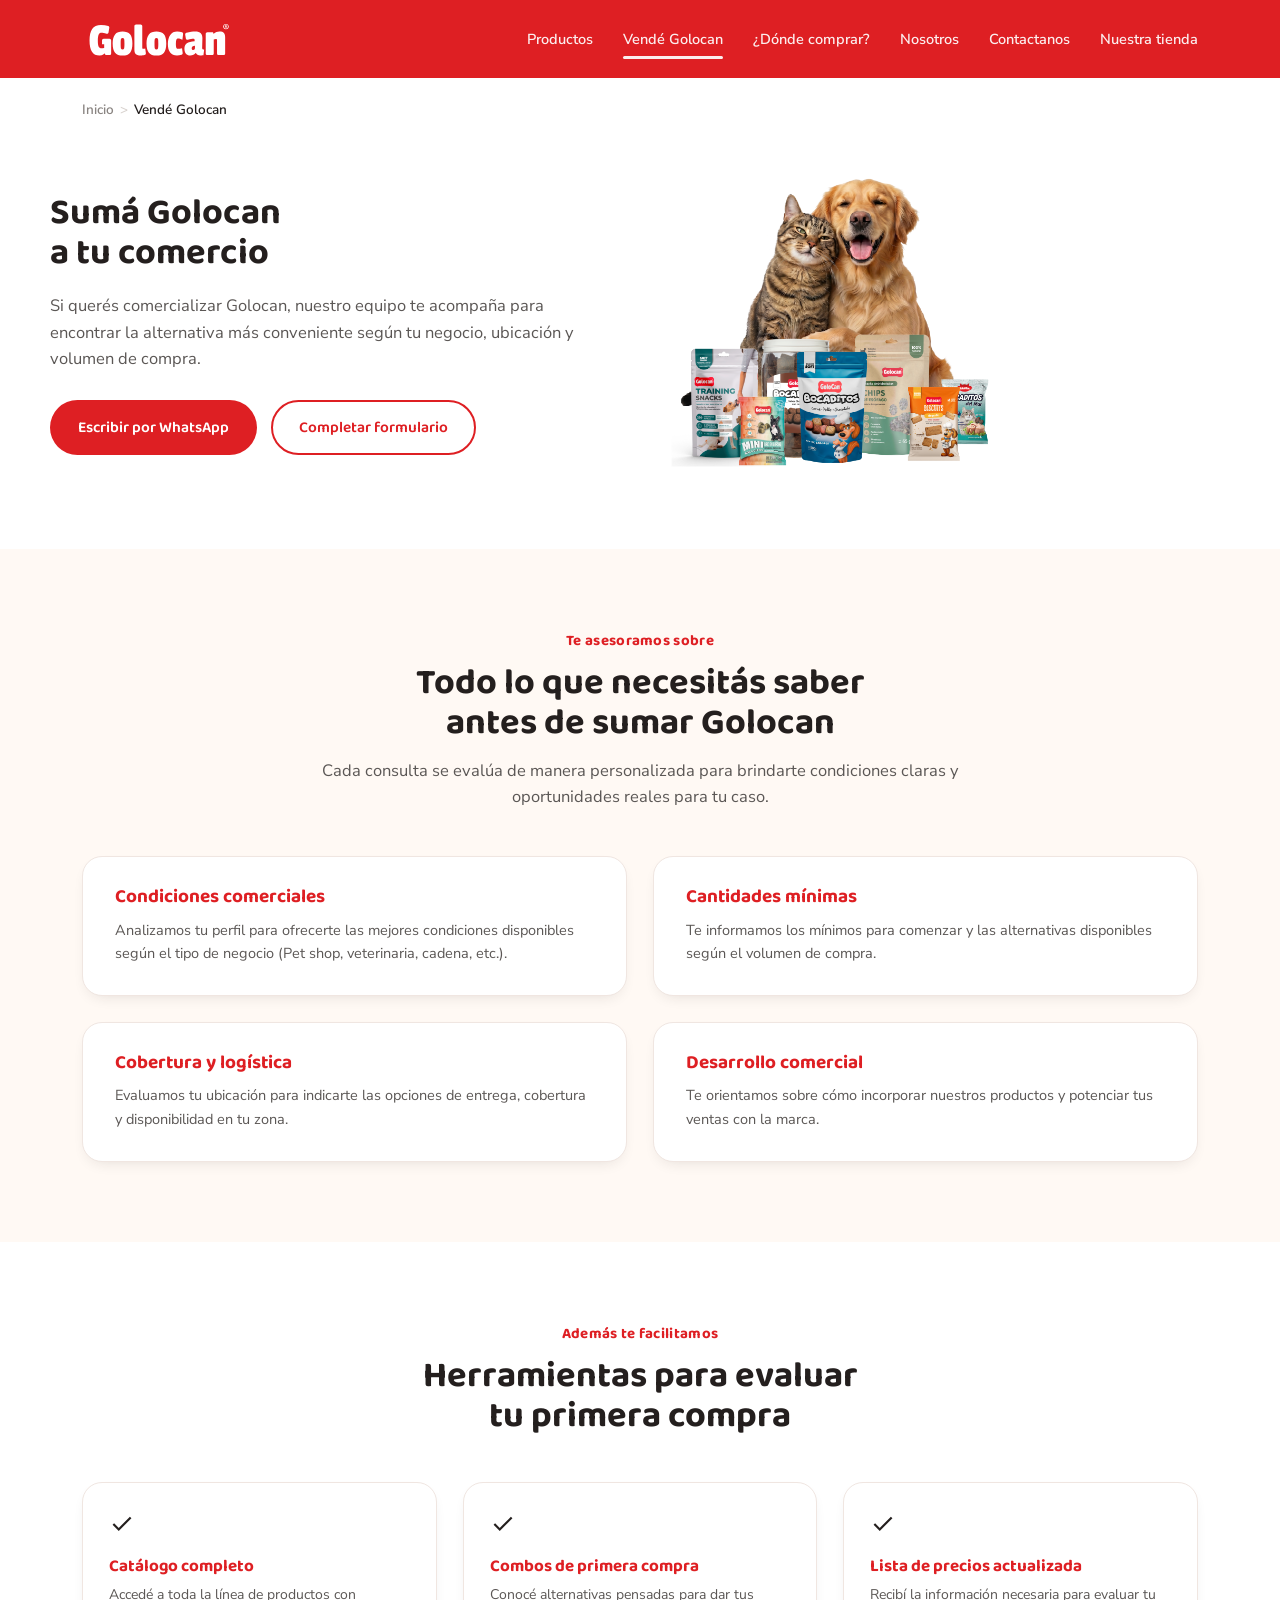
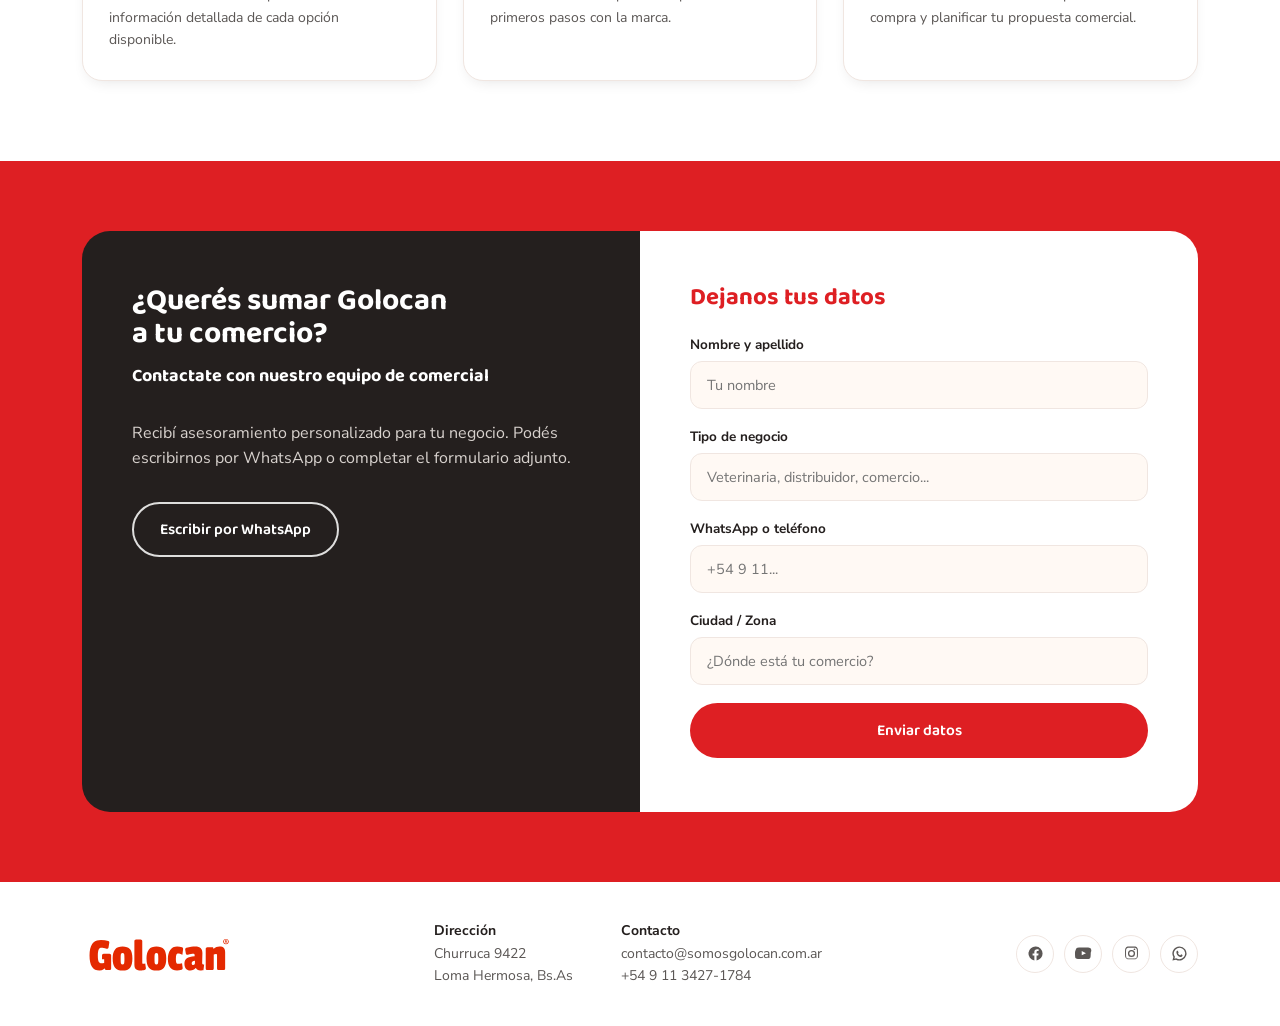
<file: vende-golocan.html>
<!DOCTYPE html>
<html lang="es">
<head>
<meta charset="UTF-8">
<meta name="viewport" content="width=device-width, initial-scale=1.0">
<title>Vendé Golocan | Sumá Golocan a tu comercio</title>
<link rel="stylesheet" href="styles.css">
<style>
  .vg-hero{display:grid;grid-template-columns:1fr 1fr;gap:50px;align-items:center;padding:40px 0 60px;}
  .vg-hero h1{font-size:36px;}
  .vg-hero p{font-size:16.5px;margin:20px 0 28px;}
  .vg-hero .actions{display:flex;gap:14px;flex-wrap:wrap;}
  .vg-hero .media-ph{height:330px; max-width: 60%}

  .info-grid{display:grid;grid-template-columns:1fr 1fr;gap:26px;margin-top:46px;}
  .info-card{background:#fff;border:1px solid var(--line);border-radius:var(--radius-md);padding:30px 32px;box-shadow:var(--shadow-sm);}
  .info-card h3{color:var(--red-600);font-size:19px;margin-bottom:10px;}
  .info-card p{font-size:14.5px;}

  .tool-grid{display:grid;grid-template-columns:repeat(3,1fr);gap:26px;margin-top:40px;}
  .tool-card{background:#fff;border:1px solid var(--line);border-radius:var(--radius-md);padding:28px 26px;box-shadow:var(--shadow-sm);}
  .tool-card svg{color:var(--ink);margin-bottom:14px;}
  .tool-card h3{color:var(--red-600);font-size:17px;margin-bottom:8px;}
  .tool-card p{font-size:14px;}

  .cta-band{background:var(--red-600);padding:70px 0;}
  .cta-grid{display:grid;grid-template-columns:1fr 1fr;gap:0;border-radius:var(--radius-lg);overflow:hidden;}
  .cta-left{background:var(--ink);color:#fff;padding:54px 50px;}
  .cta-left h2{font-size:30px;color:#fff;margin-bottom:16px;}
  .cta-left p{color:#D8D2CE;margin-bottom:30px;}
  .cta-right{background:#fff;padding:54px 50px;}
  .cta-right h2{font-size:24px;color:var(--red-600);margin-bottom:24px;}
  .field{margin-bottom:18px;}
  .field label{display:block;font-size:13.5px;font-weight:700;margin-bottom:7px;}
  .field input{
    width:100%;padding:13px 16px;border-radius:12px;border:1.5px solid var(--line);
    font-family:var(--font-body);font-size:14.5px;background:var(--cream);
  }
  .field input:focus{outline:none;border-color:var(--red-600);}

  .footer-logo img {filter: invert(34%) sepia(96%) saturate(7465%) hue-rotate(358deg) brightness(87%) contrast(106%);}

  @media (max-width:980px){
    .vg-hero{grid-template-columns:1fr;}
    .info-grid{grid-template-columns:1fr;}
    .tool-grid{grid-template-columns:1fr;}
    .cta-grid{grid-template-columns:1fr;}
    .cta-left,.cta-right{padding:40px 28px;}
  }
</style>
</head>
<body>

<header class="site-header">
  <div class="wrap">
    <a href="index.html" class="logo">
            <img src="img/logo.svg" height="50px">
    </a>
    <nav class="main-nav">
      <ul>
        <li><a href="productos.html">Productos</a></li>
        <li><a href="vende-golocan.html" class="active">Vendé Golocan</a></li>
        <li><a href="donde-comprar.html">¿Dónde comprar?</a></li>
        <li><a href="nosotros.html">Nosotros</a></li>
        <li><a href="contactanos.html">Contactanos</a></li>
        <li><a href="#">Nuestra tienda</a></li>
      </ul>
    </nav>
    <button class="nav-toggle" aria-label="Abrir menú">
      <svg width="26" height="26" viewBox="0 0 24 24" fill="none" stroke="currentColor" stroke-width="2"><path d="M3 6h18M3 12h18M3 18h18"/></svg>
    </button>
  </div>
</header>

<div class="wrap">
  <div class="breadcrumb"><a href="index.html">Inicio</a><span class="sep">&gt;</span><span class="current">Vendé Golocan</span></div>
</div>

<section class="wrap vg-hero">
  <div>
    <h1>Sumá Golocan<br>a tu comercio</h1>
    <p>Si querés comercializar Golocan, nuestro equipo te acompaña para encontrar la alternativa más conveniente según tu negocio, ubicación y volumen de compra.</p>
    <div class="actions">
      <a href="#contacto" class="btn btn-primary">Escribir por WhatsApp</a>
      <a href="#contacto" class="btn btn-outline-red">Completar formulario</a>
    </div>
  </div>
  <div class="media-ph"><img src="img/vende.png"></div>
</section>

<section class="section bg-cream">
  <div class="wrap">
    <div class="section-head center">
      <span class="eyebrow" style="display:block;text-align:center;">Te asesoramos sobre</span>
      <h2 class="section-title center">Todo lo que necesitás saber<br>antes de sumar Golocan</h2>
      <p class="section-sub center">Cada consulta se evalúa de manera personalizada para brindarte condiciones claras y oportunidades reales para tu caso.</p>
    </div>

    <div class="info-grid">
      <div class="info-card">
        <h3>Condiciones comerciales</h3>
        <p>Analizamos tu perfil para ofrecerte las mejores condiciones disponibles según el tipo de negocio (Pet shop, veterinaria, cadena, etc.).</p>
      </div>
      <div class="info-card">
        <h3>Cantidades mínimas</h3>
        <p>Te informamos los mínimos para comenzar y las alternativas disponibles según el volumen de compra.</p>
      </div>
      <div class="info-card">
        <h3>Cobertura y logística</h3>
        <p>Evaluamos tu ubicación para indicarte las opciones de entrega, cobertura y disponibilidad en tu zona.</p>
      </div>
      <div class="info-card">
        <h3>Desarrollo comercial</h3>
        <p>Te orientamos sobre cómo incorporar nuestros productos y potenciar tus ventas con la marca.</p>
      </div>
    </div>
  </div>
</section>

<section class="section">
  <div class="wrap">
    <div class="section-head center">
      <span class="eyebrow" style="display:block;text-align:center;">Además te facilitamos</span>
      <h2 class="section-title center">Herramientas para evaluar<br>tu primera compra</h2>
    </div>

    <div class="tool-grid">
      <div class="tool-card">
        <svg width="26" height="26" viewBox="0 0 24 24" fill="none" stroke="currentColor" stroke-width="2"><path d="M20 6L9 17l-5-5"/></svg>
        <h3>Catálogo completo</h3>
        <p>Accedé a toda la línea de productos con información detallada de cada opción disponible.</p>
      </div>
      <div class="tool-card">
        <svg width="26" height="26" viewBox="0 0 24 24" fill="none" stroke="currentColor" stroke-width="2"><path d="M20 6L9 17l-5-5"/></svg>
        <h3>Combos de primera compra</h3>
        <p>Conocé alternativas pensadas para dar tus primeros pasos con la marca.</p>
      </div>
      <div class="tool-card">
        <svg width="26" height="26" viewBox="0 0 24 24" fill="none" stroke="currentColor" stroke-width="2"><path d="M20 6L9 17l-5-5"/></svg>
        <h3>Lista de precios actualizada</h3>
        <p>Recibí la información necesaria para evaluar tu compra y planificar tu propuesta comercial.</p>
      </div>
    </div>
  </div>
</section>

<section class="cta-band" id="contacto">
  <div class="wrap">
    <div class="cta-grid">
      <div class="cta-left">
        <h2>¿Querés sumar Golocan<br>a tu comercio?</h2>
        <p style="margin-top:-6px;font-size:18px;color:#fff;font-weight:700;font-family:var(--font-display);">Contactate con nuestro equipo de comercial</p>
        <p>Recibí asesoramiento personalizado para tu negocio. Podés escribirnos por WhatsApp o completar el formulario adjunto.</p>
        <a href="#" class="btn btn-outline">Escribir por WhatsApp</a>
      </div>
      <div class="cta-right">
        <h2>Dejanos tus datos</h2>
        <form onsubmit="event.preventDefault(); alert('Formulario de demostración — sin envío real.');">
          <div class="field">
            <label for="nombre">Nombre y apellido</label>
            <input id="nombre" type="text" placeholder="Tu nombre">
          </div>
          <div class="field">
            <label for="negocio">Tipo de negocio</label>
            <input id="negocio" type="text" placeholder="Veterinaria, distribuidor, comercio...">
          </div>
          <div class="field">
            <label for="tel">WhatsApp o teléfono</label>
            <input id="tel" type="text" placeholder="+54 9 11...">
          </div>
          <div class="field">
            <label for="zona">Ciudad / Zona</label>
            <input id="zona" type="text" placeholder="¿Dónde está tu comercio?">
          </div>
          <button type="submit" class="btn btn-primary btn-block">Enviar datos</button>
        </form>
      </div>
    </div>
  </div>
</section>

<footer class="site-footer" id="footer" style="border-top:0;">
  <div class="wrap footer-row">
    <a href="index.html" class="footer-logo"><img src="img/logo.svg" color=#000 height="50px;"></a>
    <div class="footer-info">
      <div class="col"><strong>Dirección</strong>Churruca 9422<br>Loma Hermosa, Bs.As</div>
      <div class="col"><strong>Contacto</strong>contacto@somosgolocan.com.ar<br>+54 9 11 3427-1784</div>
    </div>
    <div class="footer-social">
      <a href="#" aria-label="Facebook"><svg width="17" height="17" viewBox="0 0 24 24" fill="currentColor"><path d="M22 12a10 10 0 1 0-11.6 9.9v-7H7.9V12h2.5V9.8c0-2.5 1.5-3.9 3.8-3.9 1.1 0 2.2.2 2.2.2v2.5h-1.3c-1.2 0-1.6.8-1.6 1.6V12h2.8l-.4 2.9h-2.4v7A10 10 0 0 0 22 12z"/></svg></a>
      <a href="#" aria-label="YouTube"><svg width="17" height="17" viewBox="0 0 24 24" fill="currentColor"><path d="M23 7.2s-.2-1.6-.9-2.3c-.8-.9-1.8-.9-2.2-1C16.9 3.7 12 3.7 12 3.7s-4.9 0-7.9.2c-.4 0-1.4.1-2.2 1-.7.7-.9 2.3-.9 2.3S0 9 0 10.9v1.9C0 14.7.2 16.5.2 16.5s.2 1.6.9 2.3c.8.9 1.9.8 2.4.9 1.7.2 7.5.2 7.5.2s4.9 0 7.9-.3c.4 0 1.4-.1 2.2-1 .7-.7.9-2.3.9-2.3s.2-1.8.2-3.7V10.9C23.2 9 23 7.2 23 7.2zM9.5 14.6V8.4l6 3.1-6 3.1z"/></svg></a>
      <a href="#" aria-label="Instagram"><svg width="17" height="17" viewBox="0 0 24 24" fill="currentColor"><path d="M12 2c2.7 0 3.1 0 4.1.1 1.1 0 1.8.2 2.2.4.6.2 1 .5 1.4.9.4.4.7.8.9 1.4.2.4.4 1.1.4 2.2.1 1 .1 1.4.1 4.1s0 3.1-.1 4.1c0 1.1-.2 1.8-.4 2.2-.2.6-.5 1-.9 1.4-.4.4-.8.7-1.4.9-.4.2-1.1.4-2.2.4-1 .1-1.4.1-4.1.1s-3.1 0-4.1-.1c-1.1 0-1.8-.2-2.2-.4-.6-.2-1-.5-1.4-.9-.4-.4-.7-.8-.9-1.4-.2-.4-.4-1.1-.4-2.2-.1-1-.1-1.4-.1-4.1s0-3.1.1-4.1c0-1.1.2-1.8.4-2.2.2-.6.5-1 .9-1.4.4-.4.8-.7 1.4-.9.4-.2 1.1-.4 2.2-.4C8.9 2 9.3 2 12 2zm0 1.8c-2.6 0-3 0-4 .1-.9 0-1.4.2-1.7.3-.4.2-.7.3-1 .6-.3.3-.5.6-.6 1-.1.3-.3.8-.3 1.7-.1 1-.1 1.3-.1 4s0 3 .1 4c0 .9.2 1.4.3 1.7.2.4.3.7.6 1 .3.3.6.5 1 .6.3.1.8.3 1.7.3 1 .1 1.3.1 4 .1s3 0 4-.1c.9 0 1.4-.2 1.7-.3.4-.2.7-.3 1-.6.3-.3.5-.6.6-1 .1-.3.3-.8.3-1.7.1-1 .1-1.3.1-4s0-3-.1-4c0-.9-.2-1.4-.3-1.7-.2-.4-.3-.7-.6-1-.3-.3-.6-.5-1-.6-.3-.1-.8-.3-1.7-.3-1-.1-1.3-.1-4-.1zM12 7a5 5 0 1 1 0 10 5 5 0 0 1 0-10zm0 1.8a3.2 3.2 0 1 0 0 6.4 3.2 3.2 0 0 0 0-6.4zM17.4 6a1.2 1.2 0 1 1-2.4 0 1.2 1.2 0 0 1 2.4 0z"/></svg></a>
      <a href="#" aria-label="WhatsApp"><svg width="17" height="17" viewBox="0 0 24 24" fill="currentColor"><path d="M12 2a10 10 0 0 0-8.6 15.1L2 22l5-1.3A10 10 0 1 0 12 2zm0 18a8 8 0 0 1-4.1-1.1l-.3-.2-2.8.7.7-2.7-.2-.3A8 8 0 1 1 12 20zm4.4-5.9c-.2-.1-1.4-.7-1.6-.8-.2-.1-.4-.1-.6.1-.2.2-.6.8-.8 1-.1.2-.3.2-.5.1-1.2-.6-2-1-2.8-2.3-.2-.3 0-.5.1-.6l.4-.5c.1-.2.1-.4 0-.6-.1-.2-.6-1.4-.8-1.9-.2-.5-.4-.4-.5-.4h-.5c-.2 0-.5.2-.6.4-.6.7-.6 1.5-.5 2.4.2 1.7 1 3.1 2.6 4.4 1.7 1.4 3 1.6 4.1 1.4.7-.1 1.5-.6 1.7-1.3.2-.6.2-1.1.1-1.2-.1-.1-.2-.1-.4-.2z"/></svg></a>
    </div>
  </div>
</footer>

</body>
</html>
</file>
<file: styles.css>
/* ============================================
   GOLOCAN — Prototipo institucional
   Tokens de marca
   ============================================ */

@import url('https://fonts.googleapis.com/css2?family=Baloo+2:wght@500;600;700;800&family=Nunito+Sans:ital,opsz,wght@0,6..12,400;0,6..12,500;0,6..12,600;0,6..12,700;1,6..12,400&display=swap');

:root{
  /* Color */
  --red-700:#C5161C;
  --red-600:#DE1F23;   /* rojo marca principal */
  --red-500:#E94E3A;
  --red-50:#FDEDEC;
  --ink:#241F1E;
  --slate:#5B5755;
  --slate-soft:#8A8582;
  --cream:#FFF9F4;
  --paper:#FFFFFF;
  --line:#F0E6E1;
  --shadow: 0 12px 30px -12px rgba(36,31,30,.18);
  --shadow-sm: 0 6px 16px -8px rgba(36,31,30,.16);

  /* Type */
  --font-display:'Baloo 2', sans-serif;
  --font-body:'Nunito Sans', sans-serif;

  /* Layout */
  --maxw:1180px;
  --radius-lg:28px;
  --radius-md:20px;
  --radius-pill:999px;
}

*{box-sizing:border-box;}
html{scroll-behavior:smooth;}
body{
  margin:0;
  font-family:var(--font-body);
  color:var(--ink);
  background:var(--paper);
  -webkit-font-smoothing:antialiased;
}
img{max-width:100%;display:block;}
a{color:inherit;text-decoration:none;}
ul{margin:0;padding:0;list-style:none;}
h1,h2,h3,h4{font-family:var(--font-display);margin:0;line-height:1.12;font-weight:700;}
p{margin:0;line-height:1.6;color:var(--slate);}
button{font-family:inherit;cursor:pointer;}

.wrap{max-width:var(--maxw);margin:0 auto;padding:0 32px;}

/* ---------- Buttons ---------- */
.btn{
  display:inline-flex;align-items:center;justify-content:center;gap:8px;
  font-family:var(--font-display);font-weight:600;font-size:15.5px;
  padding:13px 26px;border-radius:var(--radius-pill);
  border:2px solid transparent; transition:.18s ease;white-space:nowrap;
}
.btn-primary{background:var(--red-600);color:#fff;}
.btn-primary:hover{background:var(--red-700);transform:translateY(-1px);}
.btn-outline{background:transparent;border-color:rgba(255,255,255,.85);color:#fff;}
.btn-outline:hover{background:rgba(255,255,255,.15);}
.btn-outline-red{background:transparent;border-color:var(--red-600);color:var(--red-600);}
.btn-outline-red:hover{background:var(--red-50);}
.btn-dark{background:var(--ink);color:#fff;}
.btn-dark:hover{background:#000;}
.btn-block{width:100%;}
.btn-sm{padding:9px 18px;font-size:13.5px;}

/* ---------- Header ---------- */
.site-header{
  background:var(--red-600);
  position:sticky;top:0;z-index:50;
}
.site-header .wrap{
  display:flex;align-items:center;justify-content:space-between;
  height:78px;
}
.logo{
  font-family:var(--font-display);font-weight:800;color:#fff;
  font-size:26px;letter-spacing:.2px;display:flex;align-items:center;gap:2px;
}
.logo sup{font-size:11px;font-weight:600;}
.logo .paw{width:20px;height:20px;display:inline-block;}
nav.main-nav ul{display:flex;gap:30px;}
nav.main-nav a{
  color:#fff;font-weight:600;font-size:14.5px;font-family:var(--font-body);
  opacity:.92;position:relative;padding:6px 0;
}
nav.main-nav a:hover{opacity:1;}
nav.main-nav a.active::after{
  content:"";position:absolute;left:0;right:0;bottom:-4px;height:3px;
  background:#fff;border-radius:3px;
}
.nav-toggle{display:none;background:none;border:0;color:#fff;}

/* ---------- Breadcrumb ---------- */
.breadcrumb{
  padding:22px 0 0;font-size:13.5px;color:var(--slate-soft);font-weight:600;
}
.breadcrumb a{color:var(--slate-soft);}
.breadcrumb a:hover{color:var(--red-600);}
.breadcrumb .sep{margin:0 6px;color:#D8D2CE;}
.breadcrumb .current{color:var(--ink);}

/* ---------- Footer ---------- */
.site-footer{
  background:var(--paper);border-top:1px solid var(--line);
  padding:38px 0;
}
.footer-row{
  display:flex;align-items:center;justify-content:space-between;
  flex-wrap:wrap;gap:24px;
}
.footer-logo{font-family:var(--font-display);font-weight:800;font-size:24px;color:var(--red-600);}
.footer-info{display:flex;gap:48px;flex-wrap:wrap;}
.footer-info .col{font-size:14px;color:var(--slate);line-height:1.6;}
.footer-info .col strong{display:block;color:var(--ink);font-weight:700;}
.footer-social{display:flex;gap:10px;}
.footer-social a{
  width:38px;height:38px;border-radius:50%;border:1.5px solid var(--line);
  display:flex;align-items:center;justify-content:center;color:var(--slate);
  transition:.15s;
}
.footer-social a:hover{background:var(--red-600);border-color:var(--red-600);color:#fff;}
.footer-bar{height:14px;background:var(--red-600);}

/* ---------- Section helpers ---------- */
.section{padding:80px 0;}
.section-tight{padding:50px 0;}
.eyebrow{
  font-family:var(--font-display);font-weight:700;color:var(--red-600);
  font-size:15px;letter-spacing:.3px;margin-bottom:10px;display:block;
}
.section-title{font-size:36px;color:var(--ink);}
.section-title.center{text-align:center;}
.section-sub{margin-top:14px;font-size:16.5px;max-width:680px;}
.section-sub.center{margin-inline:auto;text-align:center;}
.section-head{margin-bottom:46px;}
.section-head.center{text-align:center;}

.bg-cream{background:var(--cream);}
.bg-red{background:var(--red-600);color:#fff;}
.bg-ink{background:var(--ink);color:#fff;}

/* ---------- Cards ---------- */
.card{
  background:#fff;border-radius:var(--radius-md);
  box-shadow:var(--shadow-sm);border:1px solid var(--line);
}

/* ---------- Placeholder media (stand-in for brand photography) ---------- */
.media-ph{
  border-radius:var(--radius-md);
  display:flex;align-items:center;justify-content:center;
  color:var(--slate-soft);font-weight:700;font-size:13px;letter-spacing:.5px;
  text-transform:uppercase;position:relative;overflow:hidden;
}
.media-ph::before{
  content:"";position:absolute;inset:0;
}
.media-ph span{position:relative;z-index:1;}

/* ---------- Misc utilities ---------- */
.flex{display:flex;}
.gap{gap:20px;}
.grid-2{display:grid;grid-template-columns:1fr 1fr;gap:40px;align-items:center;}
.text-center{text-align:center;}
.mt-32{margin-top:32px;}
.tag-pill{
  display:inline-flex;align-items:center;gap:8px;background:#fff;
  border:2px solid var(--line);border-radius:var(--radius-pill);
  padding:11px 22px;font-family:var(--font-display);font-weight:600;font-size:14.5px;color:var(--ink);
  transition:.15s;
}
.tag-pill.is-active{background:var(--red-600);color:#fff;border-color:var(--red-600);}
.tag-pill:hover{border-color:var(--red-600);}

/* ---------- Responsive ---------- */
@media (max-width:980px){
  .grid-2{grid-template-columns:1fr;}
  nav.main-nav{display:none;}
  .nav-toggle{display:block;}
  .footer-row{flex-direction:column;align-items:flex-start;}
}
@media (max-width:640px){
  .wrap{padding:0 20px;}
  .section{padding:56px 0;}
  .section-title{font-size:28px;}
}
</file>
